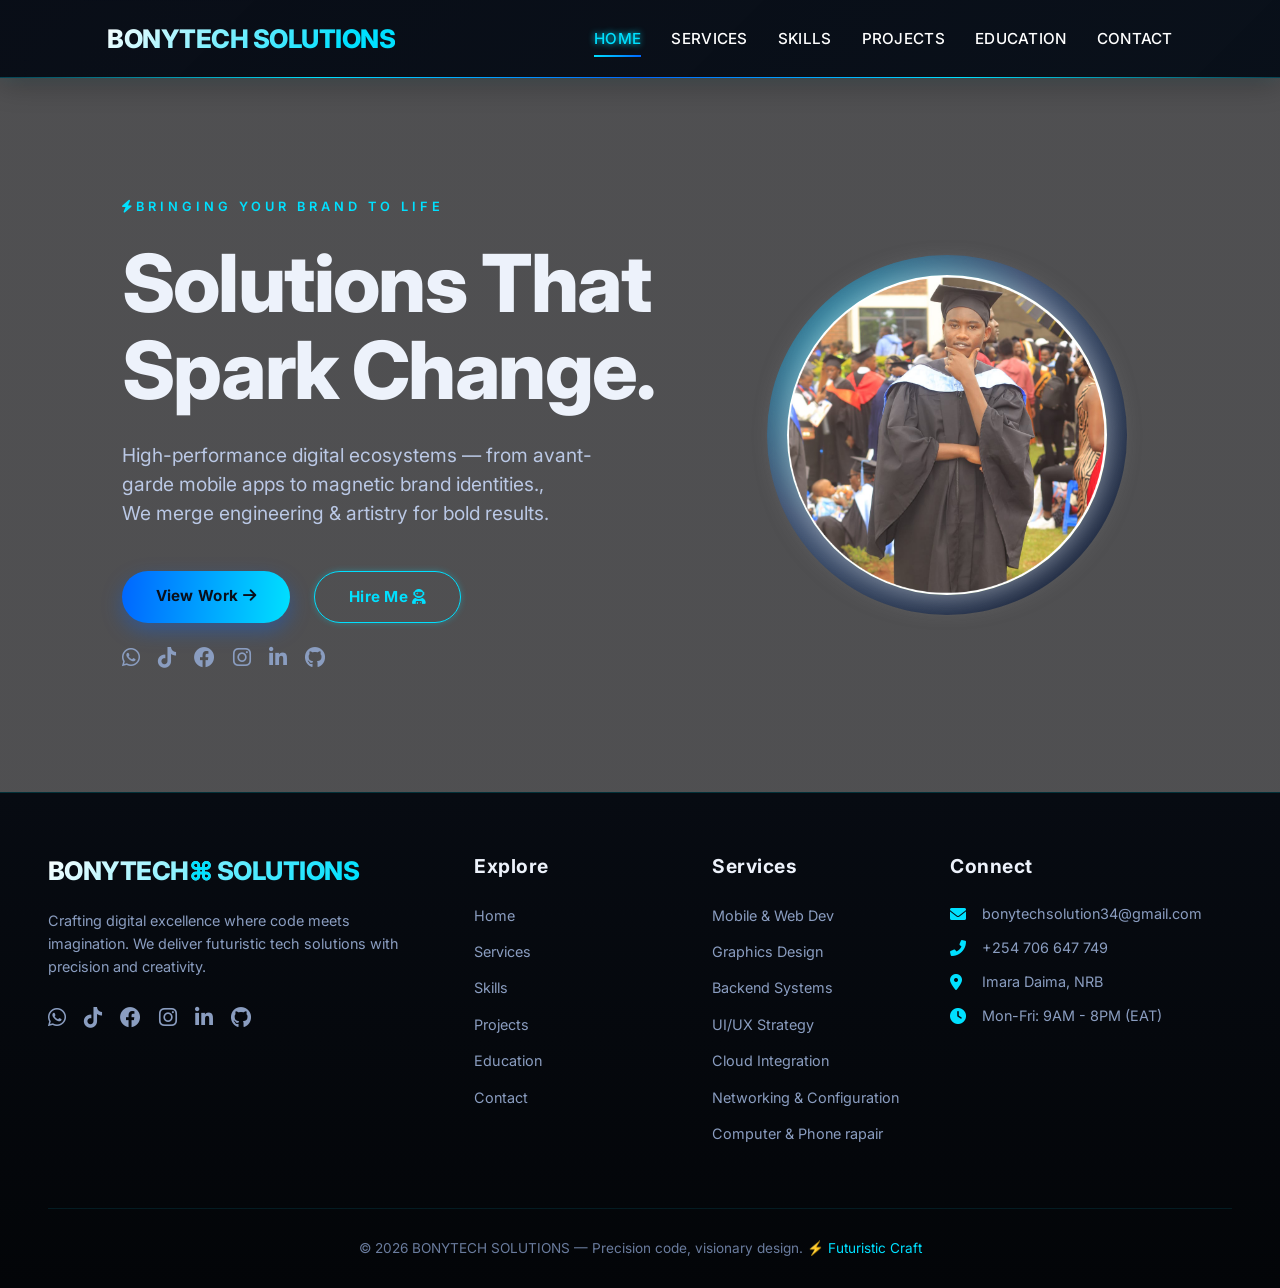
<file: index.html>
<!DOCTYPE html>
<html lang="en">
<head>
  <meta charset="UTF-8">
  <meta name="viewport" content="width=device-width, initial-scale=1.0, viewport-fit=cover">
  <title>BONYTECH SOLUTIONS | Home</title>
  <link href="https://fonts.googleapis.com/css2?family=Inter:opsz,wght@14..32,300;400;500;600;700;800;900&display=swap" rel="stylesheet">
  <link rel="stylesheet" href="https://cdnjs.cloudflare.com/ajax/libs/font-awesome/6.0.0-beta3/css/all.min.css">
  <link rel="stylesheet" href="assets/style.css">
  
</head>
<body>
<nav>
  <div class="container">
    <div class="logo">
      BONYTECH <span>SOLUTIONS</span>
    </div>
    
    <div class="nav-links">
     <a href="index.html" class="active">HOME</a>
      <a href="services.html">SERVICES</a>
      <a href="skills.html">SKILLS</a>
      <a href="projects.html">PROJECTS</a>
      <a href="education.html">EDUCATION</a>
      <a href="contact.html">CONTACT</a>
    </div>
  </div>
</nav>
   <main>   
  <section id="home">
      <div class="container">
        <div class="hero">
          <div class="hero-content">
            <div class="hero-badge"><i class="fas fa-bolt"></i>BRINGING YOUR BRAND TO LIFE</div>
            <h1>Solutions That<br>Spark Change<span class="glow-text">.</span></h1>
            <p>High-performance digital ecosystems — from avant-garde mobile apps to magnetic brand identities.,<BR> We merge engineering & artistry for bold results.</p>
            <div class="hero-buttons">
              <a href="projects.html" class="btn-primary">View Work <i class="fas fa-arrow-right"></i></a>
              <a href="contact.html" class="btn-outline">Hire Me <i class="fas fa-user-astronaut"></i></a>
            </div>
            <div style=" margin-top: 20px;">
                        <div class="footer-social">
            <a href="https://wa.me/254706647749"><i class="fab fa-whatsapp"></i></a>
       <a href="#"><i class="fab fa-tiktok"></i></a>

            <a href="#"><i class="fab fa-facebook"></i></a>
         
<a href="#"><i class="fab fa-instagram"></i></a>
            <a href="#"><i class="fab fa-linkedin-in"></i></a>
            <a href="#"><i class="fab fa-github"></i></a>
          </div>
            </div>
          </div>
          <div class="hero-visual">
            <div class="visual-stack">
              <!-- Glowing orb in background -->
              <div class="glowing-orb"></div>
              <!-- Your image appears ABOVE the orb -->
              <div class="image-overlay">
                <img class="hero-image" src="assets/final.png" alt="BONYTECH SOLUTIONS - Founder & Creative Technologist">
              </div>
            </div>
          </div>
        </div>
      </div>
    </section>
  </main>

  <!-- Enhanced Footer -->
  <footer>
    <div class="container">
      <div class="footer-grid">
        <div class="footer-brand">
          <div class="footer-logo">BONYTECH<span style="color:#00E0FF;">⌘</span> SOLUTIONS</div>
          <p>Crafting digital excellence where code meets imagination. We deliver futuristic tech solutions with precision and creativity.</p>
          <div class="footer-social">
            <a href="#"><i class="fab fa-whatsapp"></i></a>
       <a href="#"><i class="fab fa-tiktok"></i></a>

            <a href="#"><i class="fab fa-facebook"></i></a>
         
<a href="#"><i class="fab fa-instagram"></i></a>
            <a href="#"><i class="fab fa-linkedin-in"></i></a>
            <a href="#"><i class="fab fa-github"></i></a>
          </div>
        </div>
        <div class="footer-links">
          <h4>Explore</h4>
          <ul>
            <li><a href="index.html">Home</a></li>
            <li><a href="services.html">Services</a></li>
            <li><a href="skills.html">Skills</a></li>
            <li><a href="projects.html">Projects</a></li>
            <li><a href="education.html">Education</a></li>
            <li><a href="contact.html">Contact</a></li>
          </ul>
        </div>
        <div class="footer-links">
          <h4>Services</h4>
               <ul>
            <li><a href="services.html">Mobile & Web Dev</a></li>
            <li><a href="services.html">Graphics Design</a></li>
            <li><a href="services.html">Backend Systems</a></li>
            <li><a href="services.html">UI/UX Strategy</a></li>
            <li><a href="services.html">Cloud Integration</a></li>
            <li><a href="services.html">Networking & Configuration</a></li>
            <li><a href="services.html">Computer & Phone rapair</a></li>
          </ul>
        </div>
        <div class="footer-contact">
          <h4>Connect</h4>
          <ul>
            <li><i class="fas fa-envelope"></i> <a href="mailto:studio@bonytech.solutions">bonytechsolution34@gmail.com</a></li>
            <li><i class="fas fa-phone-alt"></i> <a href="tel:+18007645239">+254 706 647 749</a></li>
            <li><i class="fas fa-map-marker-alt"></i> Imara Daima, NRB</li>
            <li><i class="fas fa-clock"></i> Mon-Fri: 9AM - 8PM (EAT)</li>
          </ul>
        </div>
      </div>
      <div class="footer-bottom">
        <p>© 2026 BONYTECH SOLUTIONS — Precision code, visionary design. <span style="color:#00E0FF;">⚡ Futuristic Craft</span></p>
      </div>
    </div>
  </footer>

  <script src="assets/script.js"></script>
  <script>
    // Interactive effect: enhance glow when hovering over image
    const imageOverlay = document.querySelector('.image-overlay');
    const glowingOrb = document.querySelector('.glowing-orb');
    
    if (imageOverlay && glowingOrb) {
      imageOverlay.addEventListener('mouseenter', () => {
        glowingOrb.style.animation = 'none';
        glowingOrb.style.transform = 'scale(1.08)';
        glowingOrb.style.boxShadow = '0 0 130px rgba(0,224,255,0.9), 0 0 180px rgba(0,102,255,0.7)';
      });
      
      imageOverlay.addEventListener('mouseleave', () => {
        glowingOrb.style.animation = 'pulseGlow 4s infinite alternate ease-in-out';
        glowingOrb.style.transform = '';
        glowingOrb.style.boxShadow = '';
      });
    }
  </script>
</body>
</html>
</file>
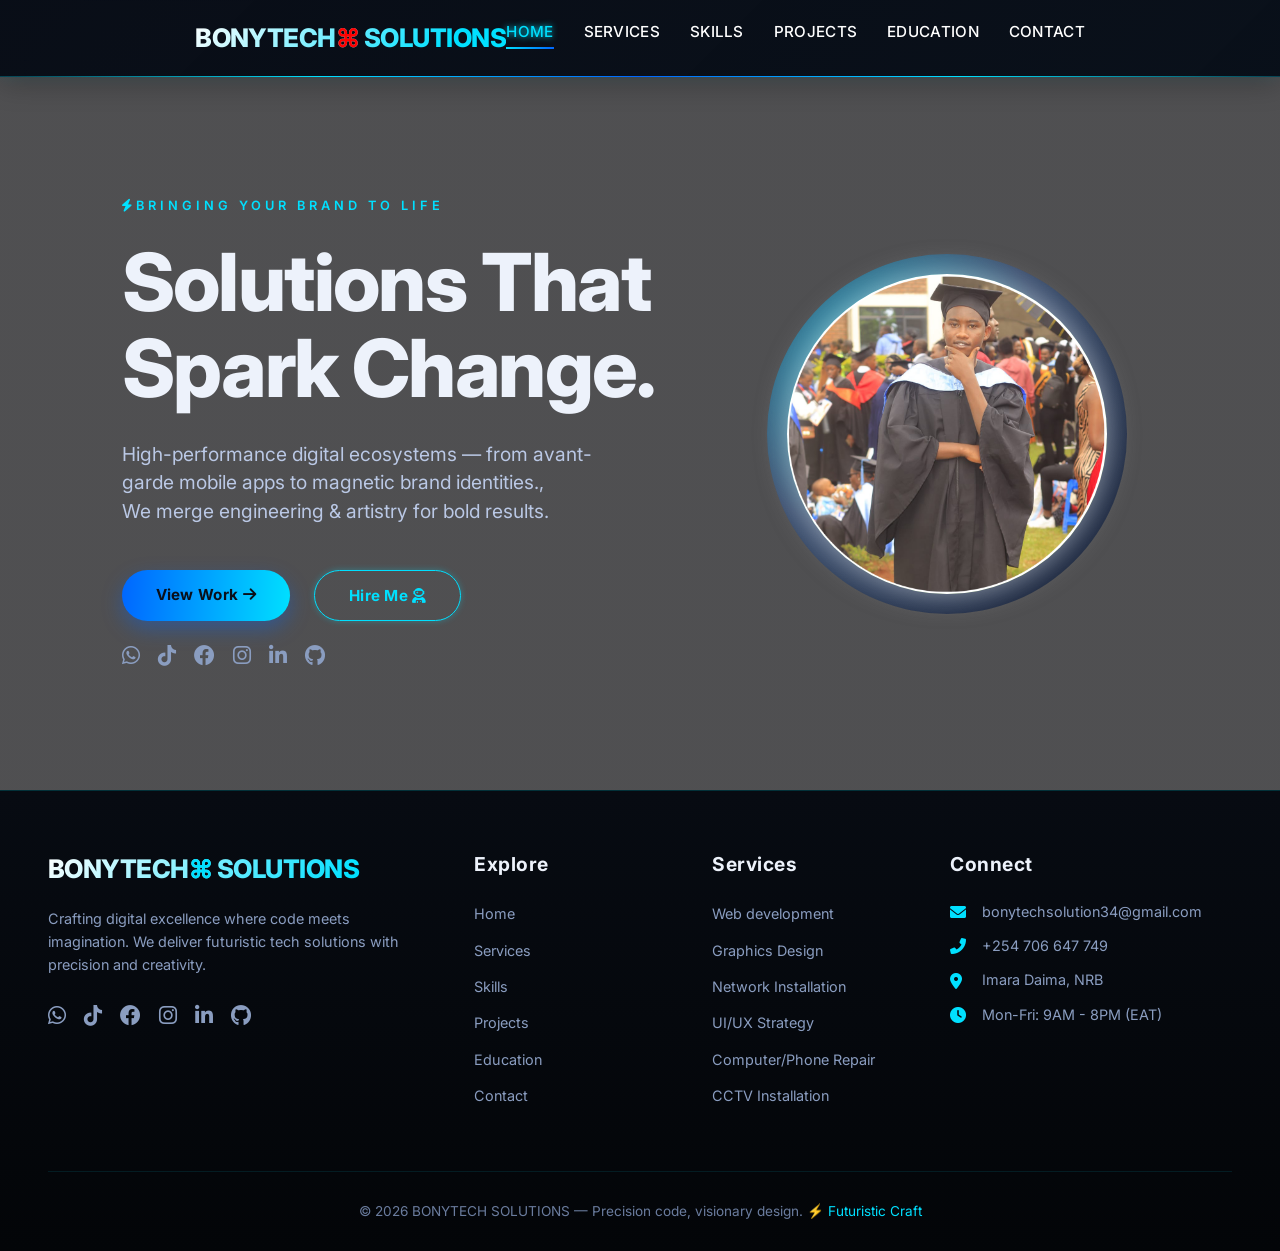
<file: Index.html>
<!DOCTYPE html>
<html lang="en">
<head>
  <meta charset="UTF-8">
  <meta name="viewport" content="width=device-width, initial-scale=1.0, viewport-fit=cover">
  <title>BONYTECH SOLUTIONS | Home</title>
  <link href="https://fonts.googleapis.com/css2?family=Inter:opsz,wght@14..32,300;400;500;600;700;800;900&display=swap" rel="stylesheet">
  <link rel="stylesheet" href="https://cdnjs.cloudflare.com/ajax/libs/font-awesome/6.0.0-beta3/css/all.min.css">
  <link rel="stylesheet" href="assets/style.css">
  
</head>
<body>
  <div class="container">
    <nav>
   
      <div class="logo"> 
        BONYTECH<span style="color:#ff0000;">⌘</span> SOLUTIONS</div>
      <ul class="nav-links">
        <li><a href="index.html" class="active">HOME</a></li>
        <li><a href="services.html">SERVICES</a></li>
        <li><a href="skills.html">SKILLS</a></li>
        <li><a href="projects.html">PROJECTS</a></li>
        <li><a href="education.html">EDUCATION</a></li>
        <li><a href="contact.html">CONTACT</a></li>
      </ul>
    </nav>
  </div>

  <main>
    <section id="home">
      <div class="container">
        <div class="hero">
          <div class="hero-content">
            <div class="hero-badge"><i class="fas fa-bolt"></i>BRINGING YOUR BRAND TO LIFE</div>
            <h1>Solutions That<br>Spark Change<span class="glow-text">.</span></h1>
            <p>High-performance digital ecosystems — from avant-garde mobile apps to magnetic brand identities.,<BR> We merge engineering & artistry for bold results.</p>
            <div class="hero-buttons">
              <a href="projects.html" class="btn-primary">View Work <i class="fas fa-arrow-right"></i></a>
              <a href="contact.html" class="btn-outline">Hire Me <i class="fas fa-user-astronaut"></i></a>
            </div>
            <div style=" margin-top: 20px;">
                        <div class="footer-social">
            <a href="#"><i class="fab fa-whatsapp"></i></a>
       <a href="#"><i class="fab fa-tiktok"></i></a>

            <a href="#"><i class="fab fa-facebook"></i></a>
         
<a href="#"><i class="fab fa-instagram"></i></a>
            <a href="#"><i class="fab fa-linkedin-in"></i></a>
            <a href="#"><i class="fab fa-github"></i></a>
          </div>
            </div>
          </div>
          <div class="hero-visual">
            <div class="visual-stack">
              <!-- Glowing orb in background -->
              <div class="glowing-orb"></div>
              <!-- Your image appears ABOVE the orb -->
              <div class="image-overlay">
                <img class="hero-image" src="assets/final.png" alt="BONYTECH SOLUTIONS - Founder & Creative Technologist">
              </div>
            </div>
          </div>
        </div>
      </div>
    </section>
  </main>

  <!-- Enhanced Footer -->
  <footer>
    <div class="container">
      <div class="footer-grid">
        <div class="footer-brand">
          <div class="footer-logo">BONYTECH<span style="color:#00E0FF;">⌘</span> SOLUTIONS</div>
          <p>Crafting digital excellence where code meets imagination. We deliver futuristic tech solutions with precision and creativity.</p>
          <div class="footer-social">
            <a href="#"><i class="fab fa-whatsapp"></i></a>
       <a href="#"><i class="fab fa-tiktok"></i></a>

            <a href="#"><i class="fab fa-facebook"></i></a>
         
<a href="#"><i class="fab fa-instagram"></i></a>
            <a href="#"><i class="fab fa-linkedin-in"></i></a>
            <a href="#"><i class="fab fa-github"></i></a>
          </div>
        </div>
        <div class="footer-links">
          <h4>Explore</h4>
          <ul>
            <li><a href="index.html">Home</a></li>
            <li><a href="services.html">Services</a></li>
            <li><a href="skills.html">Skills</a></li>
            <li><a href="projects.html">Projects</a></li>
            <li><a href="education.html">Education</a></li>
            <li><a href="contact.html">Contact</a></li>
          </ul>
        </div>
        <div class="footer-links">
          <h4>Services</h4>
          <ul>
            <li><a href="services.html">Web development</a></li>
            <li><a href="services.html">Graphics Design</a></li>
            <li><a href="services.html">Network Installation</a></li>
            <li><a href="services.html">UI/UX Strategy</a></li>
            <li><a href="services.html">Computer/Phone Repair</a></li>
                     <li><a href="services.html">CCTV Installation</a></li>
          </ul>
        </div>
        <div class="footer-contact">
          <h4>Connect</h4>
          <ul>
            <li><i class="fas fa-envelope"></i> <a href="mailto:studio@bonytech.solutions">bonytechsolution34@gmail.com</a></li>
            <li><i class="fas fa-phone-alt"></i> <a href="tel:+18007645239">+254 706 647 749</a></li>
            <li><i class="fas fa-map-marker-alt"></i> Imara Daima, NRB</li>
            <li><i class="fas fa-clock"></i> Mon-Fri: 9AM - 8PM (EAT)</li>
          </ul>
        </div>
      </div>
      <div class="footer-bottom">
        <p>© 2026 BONYTECH SOLUTIONS — Precision code, visionary design. <span style="color:#00E0FF;">⚡ Futuristic Craft</span></p>
      </div>
    </div>
  </footer>

  <script src="assets/script.js"></script>
  <script>
    // Interactive effect: enhance glow when hovering over image
    const imageOverlay = document.querySelector('.image-overlay');
    const glowingOrb = document.querySelector('.glowing-orb');
    
    if (imageOverlay && glowingOrb) {
      imageOverlay.addEventListener('mouseenter', () => {
        glowingOrb.style.animation = 'none';
        glowingOrb.style.transform = 'scale(1.08)';
        glowingOrb.style.boxShadow = '0 0 130px rgba(0,224,255,0.9), 0 0 180px rgba(0,102,255,0.7)';
      });
      
      imageOverlay.addEventListener('mouseleave', () => {
        glowingOrb.style.animation = 'pulseGlow 4s infinite alternate ease-in-out';
        glowingOrb.style.transform = '';
        glowingOrb.style.boxShadow = '';
      });
    }
  </script>
</body>
</html>
</file>
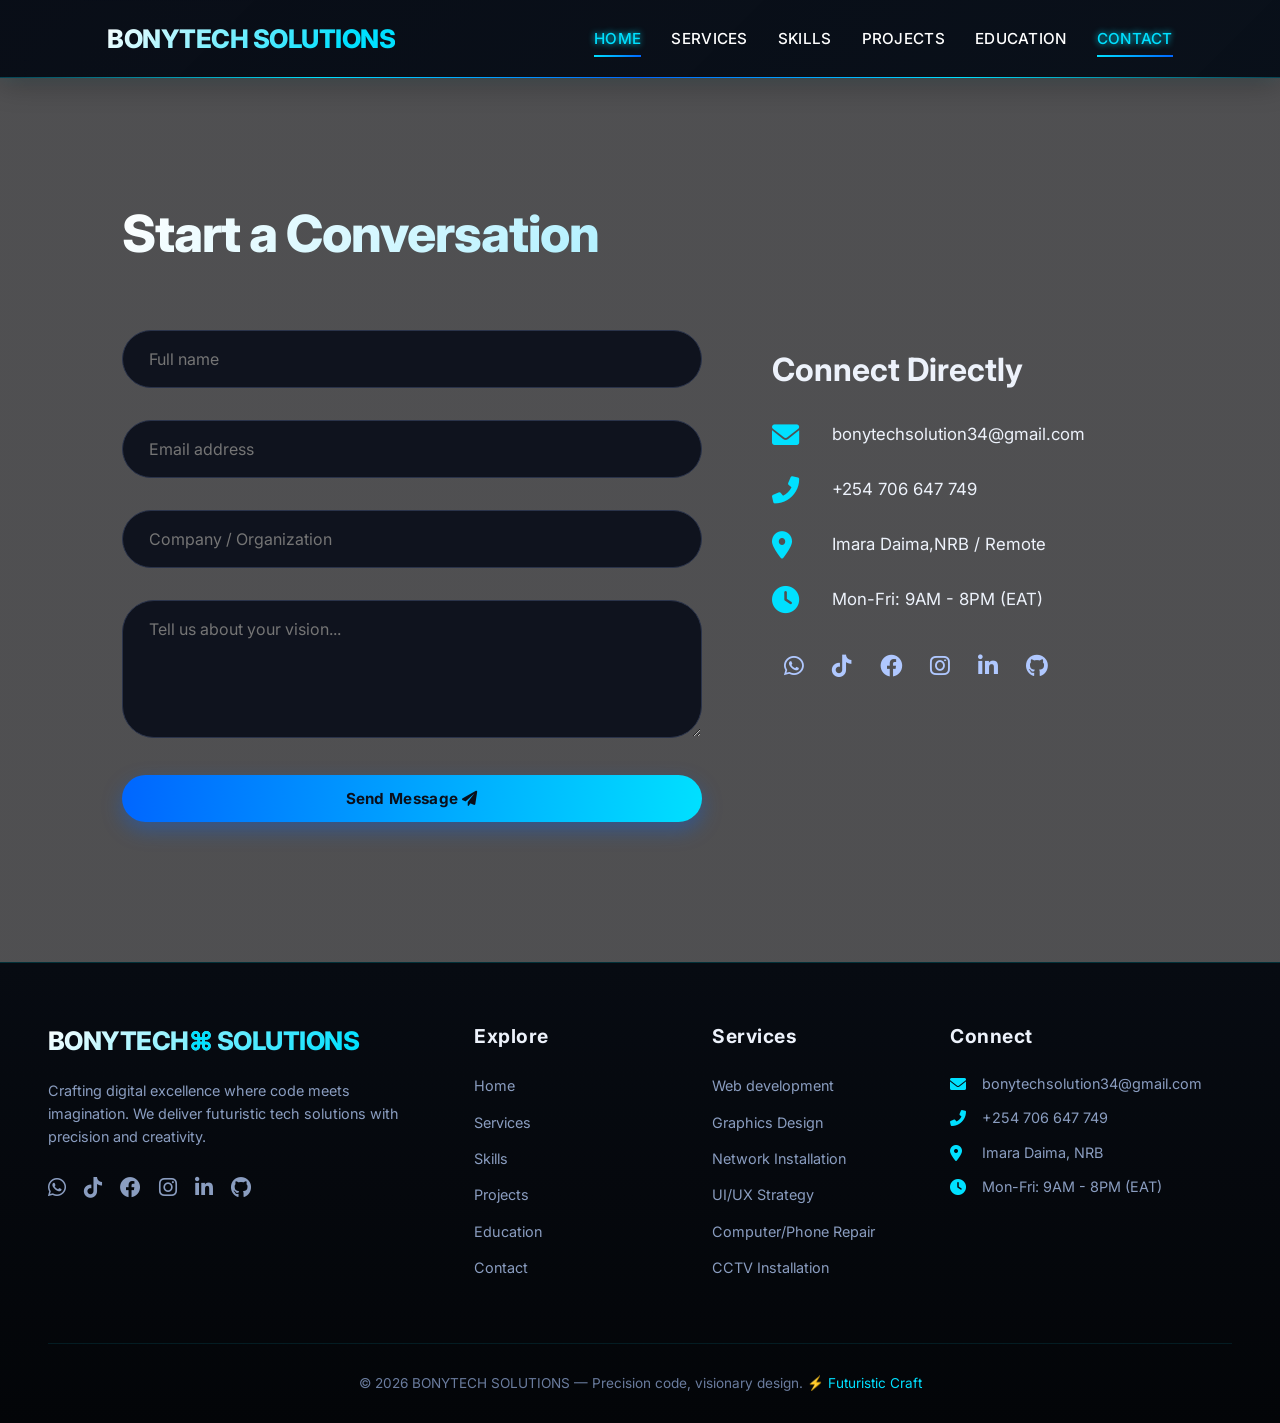
<file: contact.html>
<!-- contact.html - Contact page with enhanced footer -->
<!DOCTYPE html>
<html lang="en">
<head>
  <meta charset="UTF-8">
  <meta name="viewport" content="width=device-width, initial-scale=1.0">
  <title>BONYTECH SOLUTIONS | Contact</title>
  <link href="https://fonts.googleapis.com/css2?family=Inter:opsz,wght@14..32,300;400;500;600;700;800;900&display=swap" rel="stylesheet">
  <link rel="stylesheet" href="https://cdnjs.cloudflare.com/ajax/libs/font-awesome/6.0.0-beta3/css/all.min.css">
  <link rel="stylesheet" href="assets/style.css">
</head>
<body>
<nav>
  <div class="container">
    <div class="logo">
      BONYTECH <span>SOLUTIONS</span>
    </div>
    
    <div class="nav-links">
   <a href="index.html" class="active">HOME</a>
      <a href="services.html">SERVICES</a>
      <a href="skills.html">SKILLS</a>
      <a href="projects.html">PROJECTS</a>
      <a href="education.html">EDUCATION</a>
      <a href="contact.html">CONTACT</a>
    </div>
  </div>
</nav>

  <main>
    <section id="contact-page">
      <div class="container">
        <h2 class="section-title">Start a Conversation</h2>
        <div class="contact-flex">
          <div class="contact-form">
            <form id="contactForm">
              <div class="input-group"><input type="text" placeholder="Full name" id="name" required></div>
              <div class="input-group"><input type="email" placeholder="Email address" id="email" required></div>
              <div class="input-group"><input type="text" placeholder="Company / Organization" id="company"></div>
              <div class="input-group"><textarea rows="5" placeholder="Tell us about your vision..." id="message" required></textarea></div>
              <button type="submit" class="btn-primary" style="border:none; width:100%;">Send Message <i class="fas fa-paper-plane"></i></button>
              <p id="formFeedback" style="margin-top: 20px; font-size:0.85rem;"></p>
            </form>
          </div>
          <div class="contact-info">
            <h3>Connect Directly</h3>
            <div class="contact-detail"><i class="fas fa-envelope"></i> <span>bonytechsolution34@gmail.com</span></div>
            <div class="contact-detail"><i class="fas fa-phone-alt"></i> <span>+254 706 647 749</span></div>
            <div class="contact-detail"><i class="fas fa-map-marker-alt"></i> <span>Imara Daima,NRB / Remote</span></div>
            <div class="contact-detail"><i class="fas fa-clock"></i> <span>Mon-Fri: 9AM - 8PM (EAT)</span></div>
            
            <div class="social-links" style="margin-top: 36px;">
                 <a href="#"><i class="fab fa-whatsapp"></i></a>
       <a href="#"><i class="fab fa-tiktok"></i></a>

            <a href="#"><i class="fab fa-facebook"></i></a>
         
<a href="#"><i class="fab fa-instagram"></i></a>
            <a href="#"><i class="fab fa-linkedin-in"></i></a>
            <a href="#"><i class="fab fa-github"></i></a>
            </div>
          </div>
        </div>
      </div>
    </section>
  </main>

  <!-- Enhanced Footer -->
  <footer>
    <div class="container">
      <div class="footer-grid">
        <div class="footer-brand">
          <div class="footer-logo">BONYTECH<span style="color:#00E0FF;">⌘</span> SOLUTIONS</div>
          <p>Crafting digital excellence where code meets imagination. We deliver futuristic tech solutions with precision and creativity.</p>
          <div class="footer-social">
                <a href="#"><i class="fab fa-whatsapp"></i></a>
       <a href="#"><i class="fab fa-tiktok"></i></a>

            <a href="#"><i class="fab fa-facebook"></i></a>
         
<a href="#"><i class="fab fa-instagram"></i></a>
            <a href="#"><i class="fab fa-linkedin-in"></i></a>
            <a href="#"><i class="fab fa-github"></i></a>
          </div>
        </div>
        <div class="footer-links">
          <h4>Explore</h4>
          <ul>
            <li><a href="index.html">Home</a></li>
            <li><a href="services.html">Services</a></li>
            <li><a href="skills.html">Skills</a></li>
            <li><a href="projects.html">Projects</a></li>
            <li><a href="education.html">Education</a></li>
            <li><a href="contact.html">Contact</a></li>
          </ul>
        </div>
        <div class="footer-links">
          <h4>Services</h4>
          <ul>
       <li><a href="services.html">Web development</a></li>
            <li><a href="services.html">Graphics Design</a></li>
            <li><a href="services.html">Network Installation</a></li>
            <li><a href="services.html">UI/UX Strategy</a></li>
            <li><a href="services.html">Computer/Phone Repair</a></li>
                     <li><a href="services.html">CCTV Installation</a></li>
          </ul>
        </div>
        <div class="footer-contact">
          <h4>Connect</h4>
          <ul>
                      <ul>
            <li><i class="fas fa-envelope"></i> <a href="mailto:studio@bonytech.solutions">bonytechsolution34@gmail.com</a></li>
            <li><i class="fas fa-phone-alt"></i> <a href="tel:+18007645239">+254 706 647 749</a></li>
            <li><i class="fas fa-map-marker-alt"></i> Imara Daima, NRB</li>
            <li><i class="fas fa-clock"></i> Mon-Fri: 9AM - 8PM (EAT)</li>
          </ul>
          </ul>
        </div>
      </div>
      <div class="footer-bottom">
        <p>© 2026 BONYTECH SOLUTIONS — Precision code, visionary design. <span style="color:#00E0FF;">⚡ Futuristic Craft</span></p>
      </div>
    </div>
  </footer>

  <script src="assets/script.js"></script>
</body>
</html>
</file>
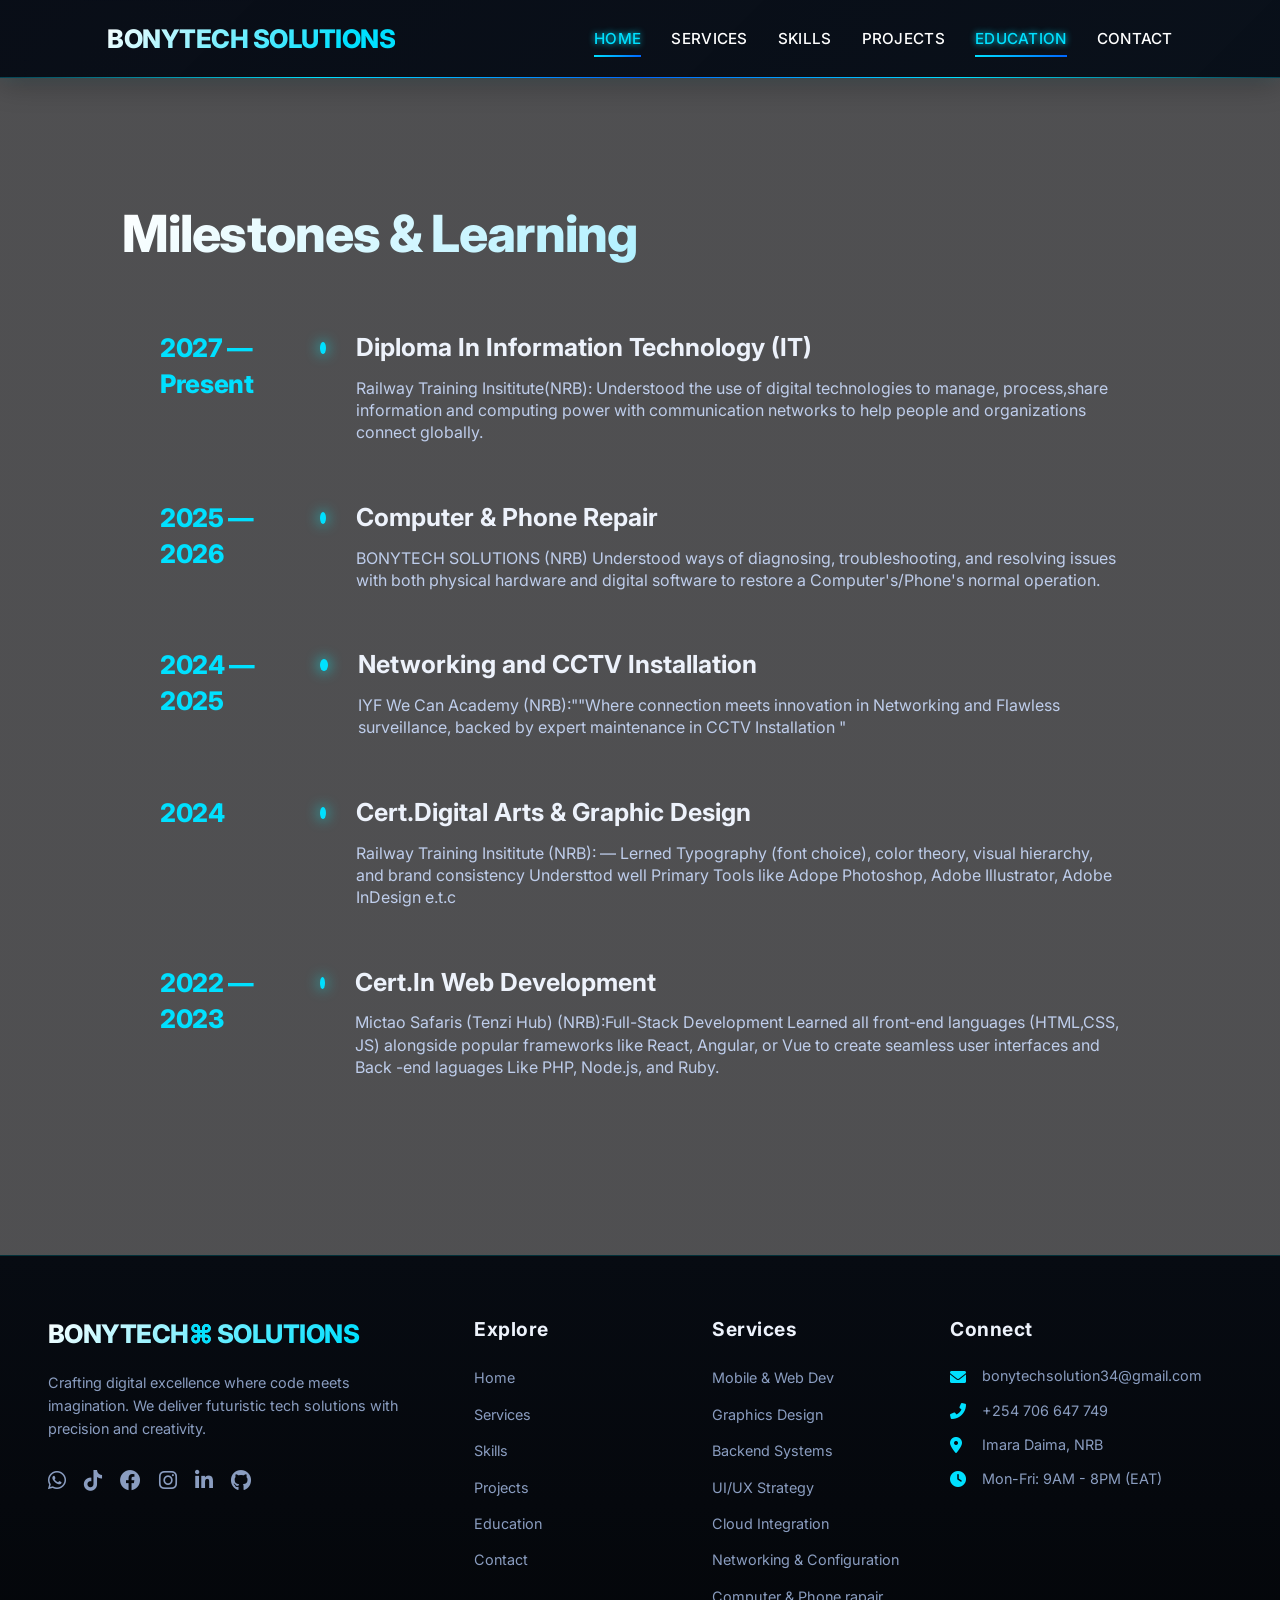
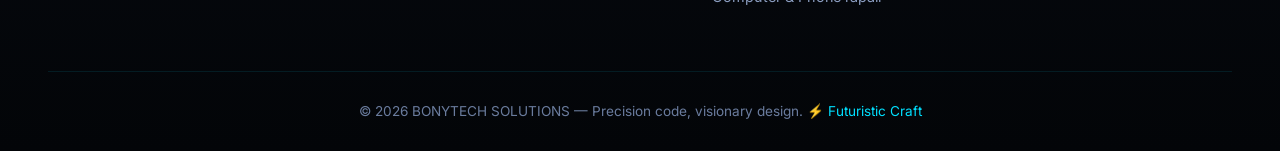
<file: education.html>
<!-- education.html - Education timeline page with enhanced footer -->
<!DOCTYPE html>
<html lang="en">
<head>
  <meta charset="UTF-8">
  <meta name="viewport" content="width=device-width, initial-scale=1.0">
  <title>BONYTECH SOLUTIONS | Education</title>
  <link href="https://fonts.googleapis.com/css2?family=Inter:opsz,wght@14..32,300;400;500;600;700;800;900&display=swap" rel="stylesheet">
  <link rel="stylesheet" href="https://cdnjs.cloudflare.com/ajax/libs/font-awesome/6.0.0-beta3/css/all.min.css">
  <link rel="stylesheet" href="assets/style.css">
</head>
<body>
<nav>
  <div class="container">
    <div class="logo">
      BONYTECH <span>SOLUTIONS</span>
    </div>
    
    <div class="nav-links">
     <a href="index.html" class="active">HOME</a>
      <a href="services.html">SERVICES</a>
      <a href="skills.html">SKILLS</a>
      <a href="projects.html">PROJECTS</a>
      <a href="education.html">EDUCATION</a>
      <a href="contact.html">CONTACT</a>
    </div>
  </div>
</nav>

  <main>
    <section id="education-page">
      <div class="container">
        <h2 class="section-title">Milestones & Learning</h2>
        <div class="timeline">
          <div class="timeline-item">
            <div class="timeline-year">2027 — Present</div>
            <div class="timeline-dot"></div>
               <div class="timeline-content">
              <h4>Diploma In Information Technology (IT)</h4>
              <p> Railway Training Insititute(NRB): Understood the use of digital technologies to manage, process,share information 
         and  computing power with communication networks to help people and organizations connect globally.</p>
            </div>
         </div>
          <div class="timeline-item">
            <div class="timeline-year">2025 — 2026</div>
            <div class="timeline-dot"></div>
           <div class="timeline-content">
              <h4> Computer & Phone Repair </h4>
              <p>BONYTECH SOLUTIONS (NRB) Understood ways of diagnosing, troubleshooting, and resolving issues with both physical 
                hardware and digital software to restore a Computer's/Phone's normal operation. </p>
            </div>
          </div>
          <div class="timeline-item">
            <div class="timeline-year">2024 — 2025</div>
            <div class="timeline-dot"></div>
            <div class="timeline-content">
              <h4>Networking and CCTV Installation</h4>
              <p> IYF We Can Academy (NRB):""Where connection meets innovation in Networking and Flawless surveillance, 
                backed by expert maintenance in CCTV Installation "</p>
            </div>
            
          </div>
              <div class="timeline-item">
            <div class="timeline-year">2024</div>
            <div class="timeline-dot"></div>
            <div class="timeline-content">
              <h4> Cert.Digital Arts & Graphic Design</h4>
              <p>Railway Training Insititute (NRB): — Lerned Typography (font choice), color theory, visual hierarchy, and brand consistency 
              Understtod well Primary Tools like Adope Photoshop, Adobe Illustrator, Adobe InDesign e.t.c</p>
            </div>
              </div>
          <div class="timeline-item">
            <div class="timeline-year">2022 — 2023</div>
            <div class="timeline-dot"></div>
            <div class="timeline-content">
              <h4>Cert.In Web Development</h4>
              <p> Mictao Safaris (Tenzi Hub) (NRB):Full-Stack Development Learned all front-end languages (HTML,CSS, JS) alongside popular
                frameworks like React, Angular, or Vue to create seamless user interfaces  and Back -end laguages Like PHP, Node.js, and Ruby.</p>
            </div>
          </div>
         </div>
      </div>
    </section>
  </main>


  <footer>
    <div class="container">
      <div class="footer-grid">
        <div class="footer-brand">
          <div class="footer-logo">BONYTECH<span style="color:#00E0FF;">⌘</span> SOLUTIONS</div>
          <p>Crafting digital excellence where code meets imagination. We deliver futuristic tech solutions with precision and creativity.</p>
          <div class="footer-social">
             <a href="#"><i class="fab fa-whatsapp"></i></a>
       <a href="#"><i class="fab fa-tiktok"></i></a>

            <a href="#"><i class="fab fa-facebook"></i></a>
         
<a href="#"><i class="fab fa-instagram"></i></a>
            <a href="#"><i class="fab fa-linkedin-in"></i></a>
            <a href="#"><i class="fab fa-github"></i></a>
          </div>
        </div>
        <div class="footer-links">
          <h4>Explore</h4>
          <ul>
            <li><a href="index.html">Home</a></li>
            <li><a href="services.html">Services</a></li>
            <li><a href="skills.html">Skills</a></li>
            <li><a href="projects.html">Projects</a></li>
            <li><a href="education.html">Education</a></li>
            <li><a href="contact.html">Contact</a></li>
          </ul>
        </div>
        <div class="footer-links">
          <h4>Services</h4>
            <ul>
            <li><a href="services.html">Mobile & Web Dev</a></li>
            <li><a href="services.html">Graphics Design</a></li>
            <li><a href="services.html">Backend Systems</a></li>
            <li><a href="services.html">UI/UX Strategy</a></li>
            <li><a href="services.html">Cloud Integration</a></li>
            <li><a href="services.html">Networking & Configuration</a></li>
            <li><a href="services.html">Computer & Phone rapair</a></li>
          </ul>
        </div>
        <div class="footer-contact">
          <h4>Connect</h4>
            <ul>
            <li><i class="fas fa-envelope"></i> <a href="mailto:studio@bonytech.solutions">bonytechsolution34@gmail.com</a></li>
            <li><i class="fas fa-phone-alt"></i> <a href="tel:+18007645239">+254 706 647 749</a></li>
            <li><i class="fas fa-map-marker-alt"></i> Imara Daima, NRB</li>
            <li><i class="fas fa-clock"></i> Mon-Fri: 9AM - 8PM (EAT)</li>
          </ul>
        </div>
      </div>
      <div class="footer-bottom">
        <p>© 2026 BONYTECH SOLUTIONS — Precision code, visionary design. <span style="color:#00E0FF;">⚡ Futuristic Craft</span></p>
      </div>
    </div>
  </footer>

  <script src="assets/script.js"></script>
</body>
</html>
</file>
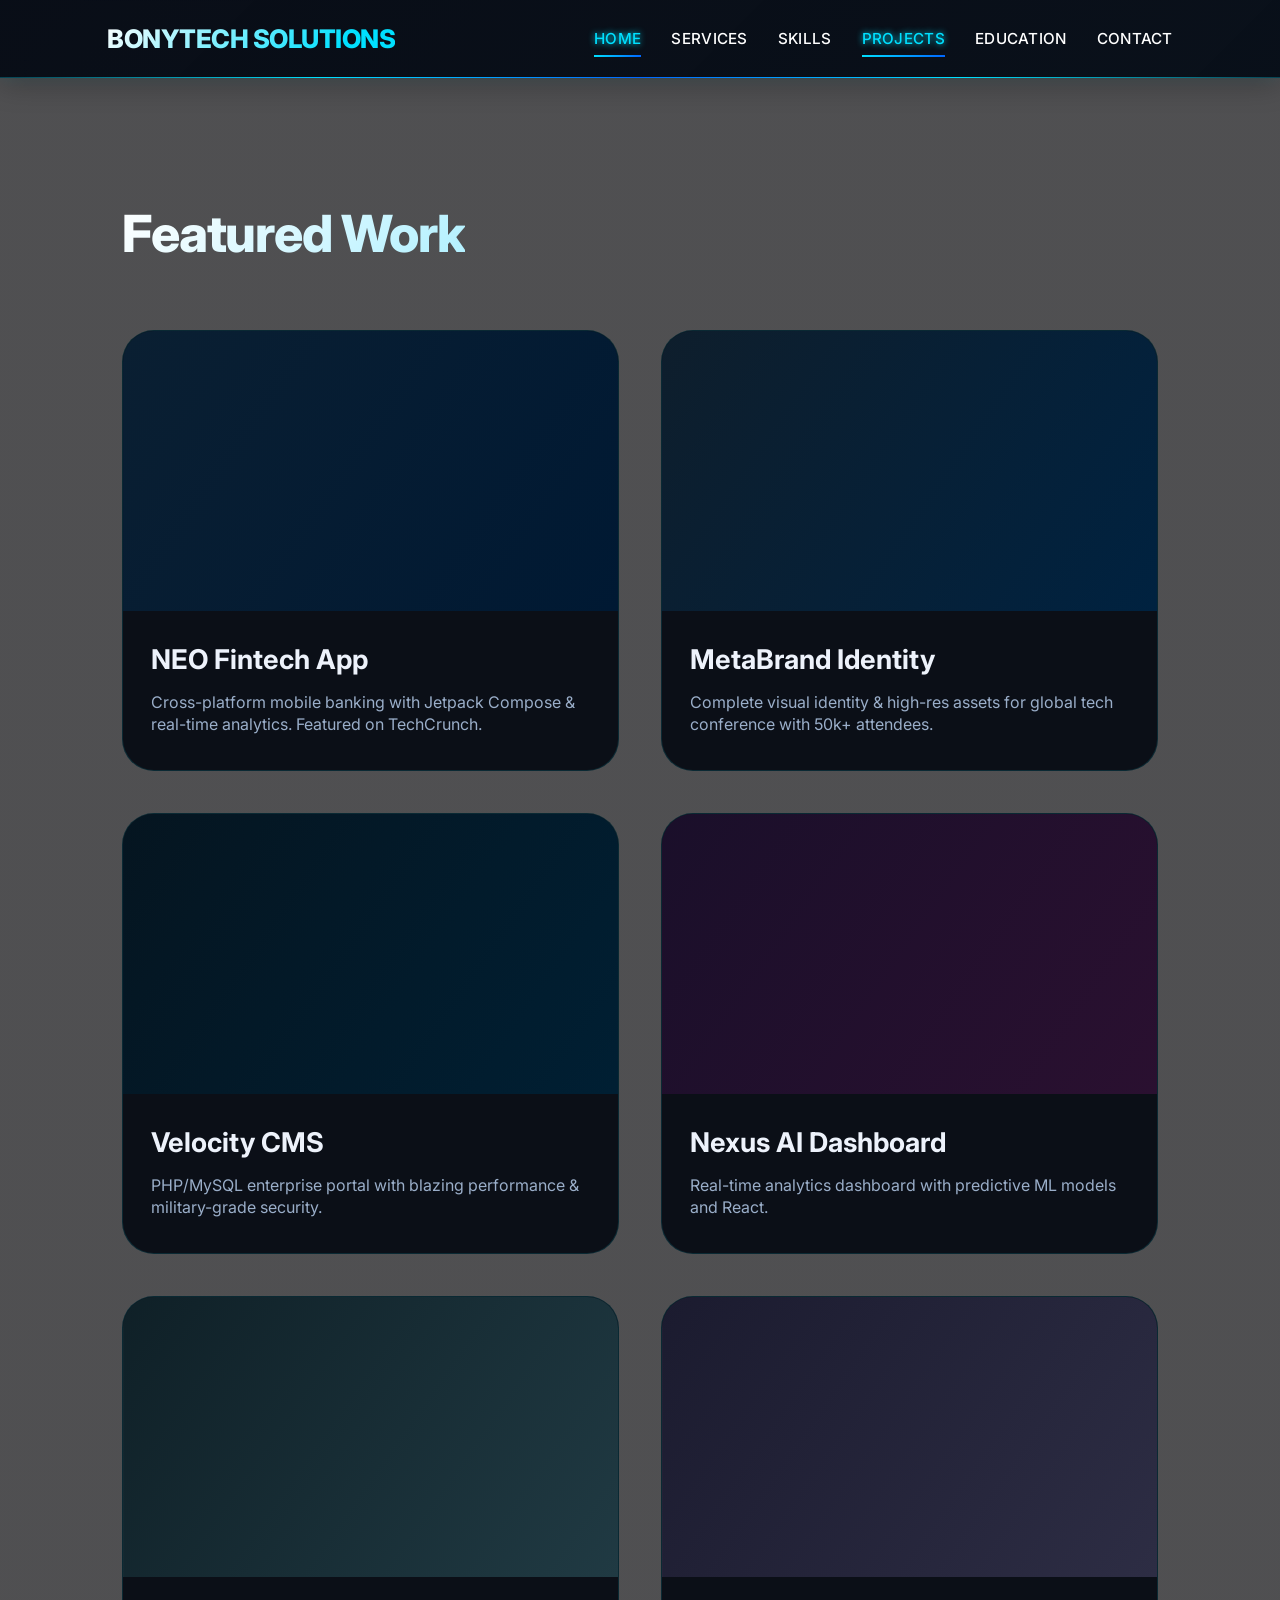
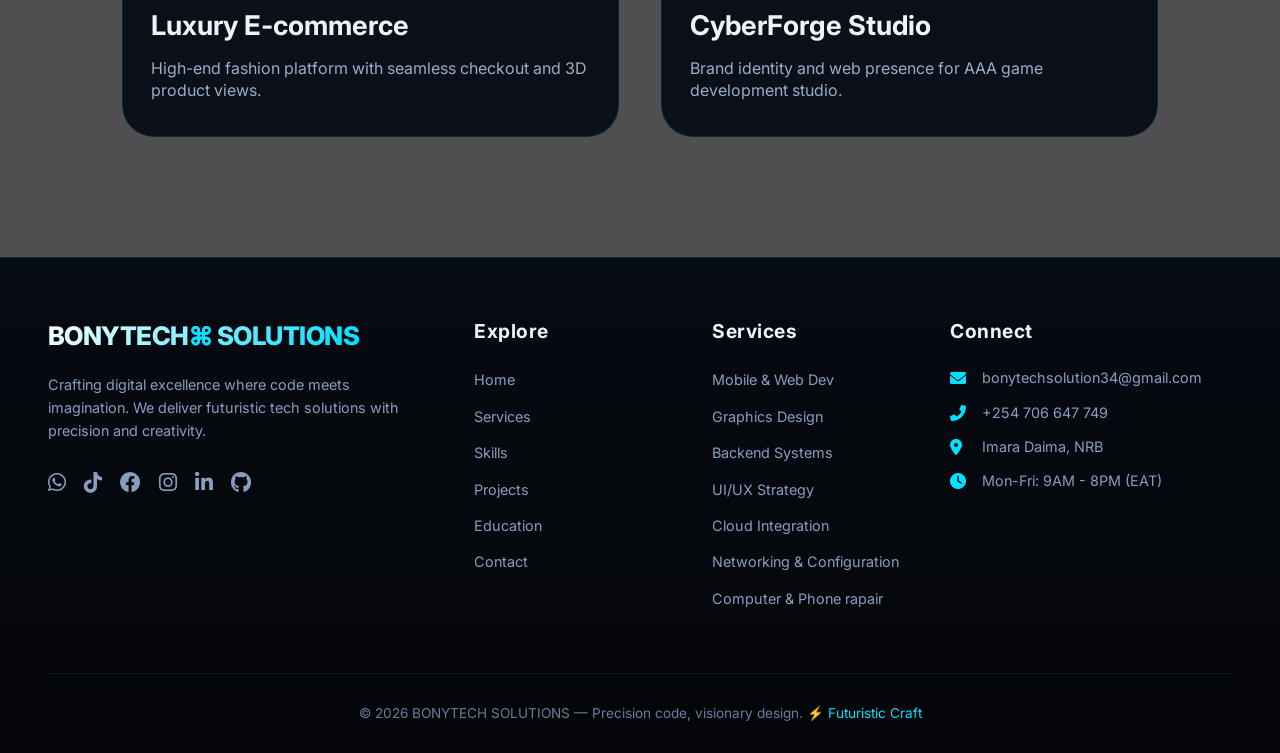
<file: projects.html>
<!-- projects.html - Projects gallery page with enhanced footer -->
<!DOCTYPE html>
<html lang="en">
<head>
  <meta charset="UTF-8">
  <meta name="viewport" content="width=device-width, initial-scale=1.0">
  <title>BONYTECH SOLUTIONS | Projects</title>
  <link href="https://fonts.googleapis.com/css2?family=Inter:opsz,wght@14..32,300;400;500;600;700;800;900&display=swap" rel="stylesheet">
  <link rel="stylesheet" href="https://cdnjs.cloudflare.com/ajax/libs/font-awesome/6.0.0-beta3/css/all.min.css">
  <link rel="stylesheet" href="assets/style.css">
</head>
<body>
<nav>
  <div class="container">
    <div class="logo">
      BONYTECH <span>SOLUTIONS</span>
    </div>
    
    <div class="nav-links">
 <a href="index.html" class="active">HOME</a>
      <a href="services.html">SERVICES</a>
      <a href="skills.html">SKILLS</a>
      <a href="projects.html">PROJECTS</a>
      <a href="education.html">EDUCATION</a>
      <a href="contact.html">CONTACT</a>
    </div>
  </div>
</nav>

  <main>
    <section id="projects-page">
      <div class="container">
        <h2 class="section-title">Featured Work</h2>
        <div class="projects-grid">
          <div class="project-card">
            <div class="project-img" style="background-image: linear-gradient(125deg, #0A1F32, #001933), url('https://placehold.co/800x500/0a1f32/00E0FF?text=NEO+FINTECH'); background-blend-mode: overlay; background-size: cover;"></div>
            <div class="project-info">
              <h3>NEO Fintech App</h3>
              <p>Cross-platform mobile banking with Jetpack Compose & real-time analytics. Featured on TechCrunch.</p>
            </div>
          </div>
          <div class="project-card">
            <div class="project-img" style="background-image: linear-gradient(125deg, #0E1E2C, #002240), url('https://placehold.co/800x500/0E1E2C/cyan?text=META+BRAND'); background-size: cover;"></div>
            <div class="project-info">
              <h3>MetaBrand Identity</h3>
              <p>Complete visual identity & high-res assets for global tech conference with 50k+ attendees.</p>
            </div>
          </div>
          <div class="project-card">
            <div class="project-img" style="background-image: linear-gradient(125deg, #051520, #001F33), url('https://placehold.co/800x500/051520/cyan?text=VELOCITY+CMS'); background-size: cover;"></div>
            <div class="project-info">
              <h3>Velocity CMS</h3>
              <p>PHP/MySQL enterprise portal with blazing performance & military-grade security.</p>
            </div>
          </div>
          <div class="project-card">
            <div class="project-img" style="background-image: linear-gradient(125deg, #1A0F2A, #2A1030), url('https://placehold.co/800x500/1A0F2A/cyan?text=AI+DASHBOARD'); background-size: cover;"></div>
            <div class="project-info">
              <h3>Nexus AI Dashboard</h3>
              <p>Real-time analytics dashboard with predictive ML models and React.</p>
            </div>
          </div>
          <div class="project-card">
            <div class="project-img" style="background-image: linear-gradient(125deg, #0F2027, #203A43), url('https://placehold.co/800x500/0F2027/cyan?text=ECOMMERCE'); background-size: cover;"></div>
            <div class="project-info">
              <h3>Luxury E‑commerce</h3>
              <p>High-end fashion platform with seamless checkout and 3D product views.</p>
            </div>
          </div>
          <div class="project-card">
            <div class="project-img" style="background-image: linear-gradient(125deg, #1B1B2F, #2D2D44), url('https://placehold.co/800x500/1B1B2F/cyan?text=GAMING'); background-size: cover;"></div>
            <div class="project-info">
              <h3>CyberForge Studio</h3>
              <p>Brand identity and web presence for AAA game development studio.</p>
            </div>
          </div>
        </div>
      </div>
    </section>
  </main>

  <!-- Enhanced Footer -->
  <footer>
    <div class="container">
      <div class="footer-grid">
        <div class="footer-brand">
          <div class="footer-logo">BONYTECH<span style="color:#00E0FF;">⌘</span> SOLUTIONS</div>
          <p>Crafting digital excellence where code meets imagination. We deliver futuristic tech solutions with precision and creativity.</p>
          <div class="footer-social">
       <a href="#"><i class="fab fa-whatsapp"></i></a>
       <a href="#"><i class="fab fa-tiktok"></i></a>

            <a href="#"><i class="fab fa-facebook"></i></a>
         
<a href="#"><i class="fab fa-instagram"></i></a>
            <a href="#"><i class="fab fa-linkedin-in"></i></a>
            <a href="#"><i class="fab fa-github"></i></a>
          </div>
        </div>
        <div class="footer-links">
          <h4>Explore</h4>
          <ul>
            <li><a href="index.html">Home</a></li>
            <li><a href="services.html">Services</a></li>
            <li><a href="skills.html">Skills</a></li>
            <li><a href="projects.html">Projects</a></li>
            <li><a href="education.html">Education</a></li>
            <li><a href="contact.html">Contact</a></li>
          </ul>
        </div>
        <div class="footer-links">
          <h4>Services</h4>
                  <ul>
            <li><a href="services.html">Mobile & Web Dev</a></li>
            <li><a href="services.html">Graphics Design</a></li>
            <li><a href="services.html">Backend Systems</a></li>
            <li><a href="services.html">UI/UX Strategy</a></li>
            <li><a href="services.html">Cloud Integration</a></li>
            <li><a href="services.html">Networking & Configuration</a></li>
            <li><a href="services.html">Computer & Phone rapair</a></li>
          </ul>
        </div>
        <div class="footer-contact">
          <h4>Connect</h4>
           <ul>
            <li><i class="fas fa-envelope"></i> <a href="mailto:studio@bonytech.solutions">bonytechsolution34@gmail.com</a></li>
            <li><i class="fas fa-phone-alt"></i> <a href="tel:+18007645239">+254 706 647 749</a></li>
            <li><i class="fas fa-map-marker-alt"></i> Imara Daima, NRB</li>
            <li><i class="fas fa-clock"></i> Mon-Fri: 9AM - 8PM (EAT)</li>
          </ul>
        </div>
      </div>
      <div class="footer-bottom">
        <p>© 2026 BONYTECH SOLUTIONS — Precision code, visionary design. <span style="color:#00E0FF;">⚡ Futuristic Craft</span></p>
      </div>
    </div>
  </footer>

  <script src="assets/script.js"></script>
</body>
</html>
</file>
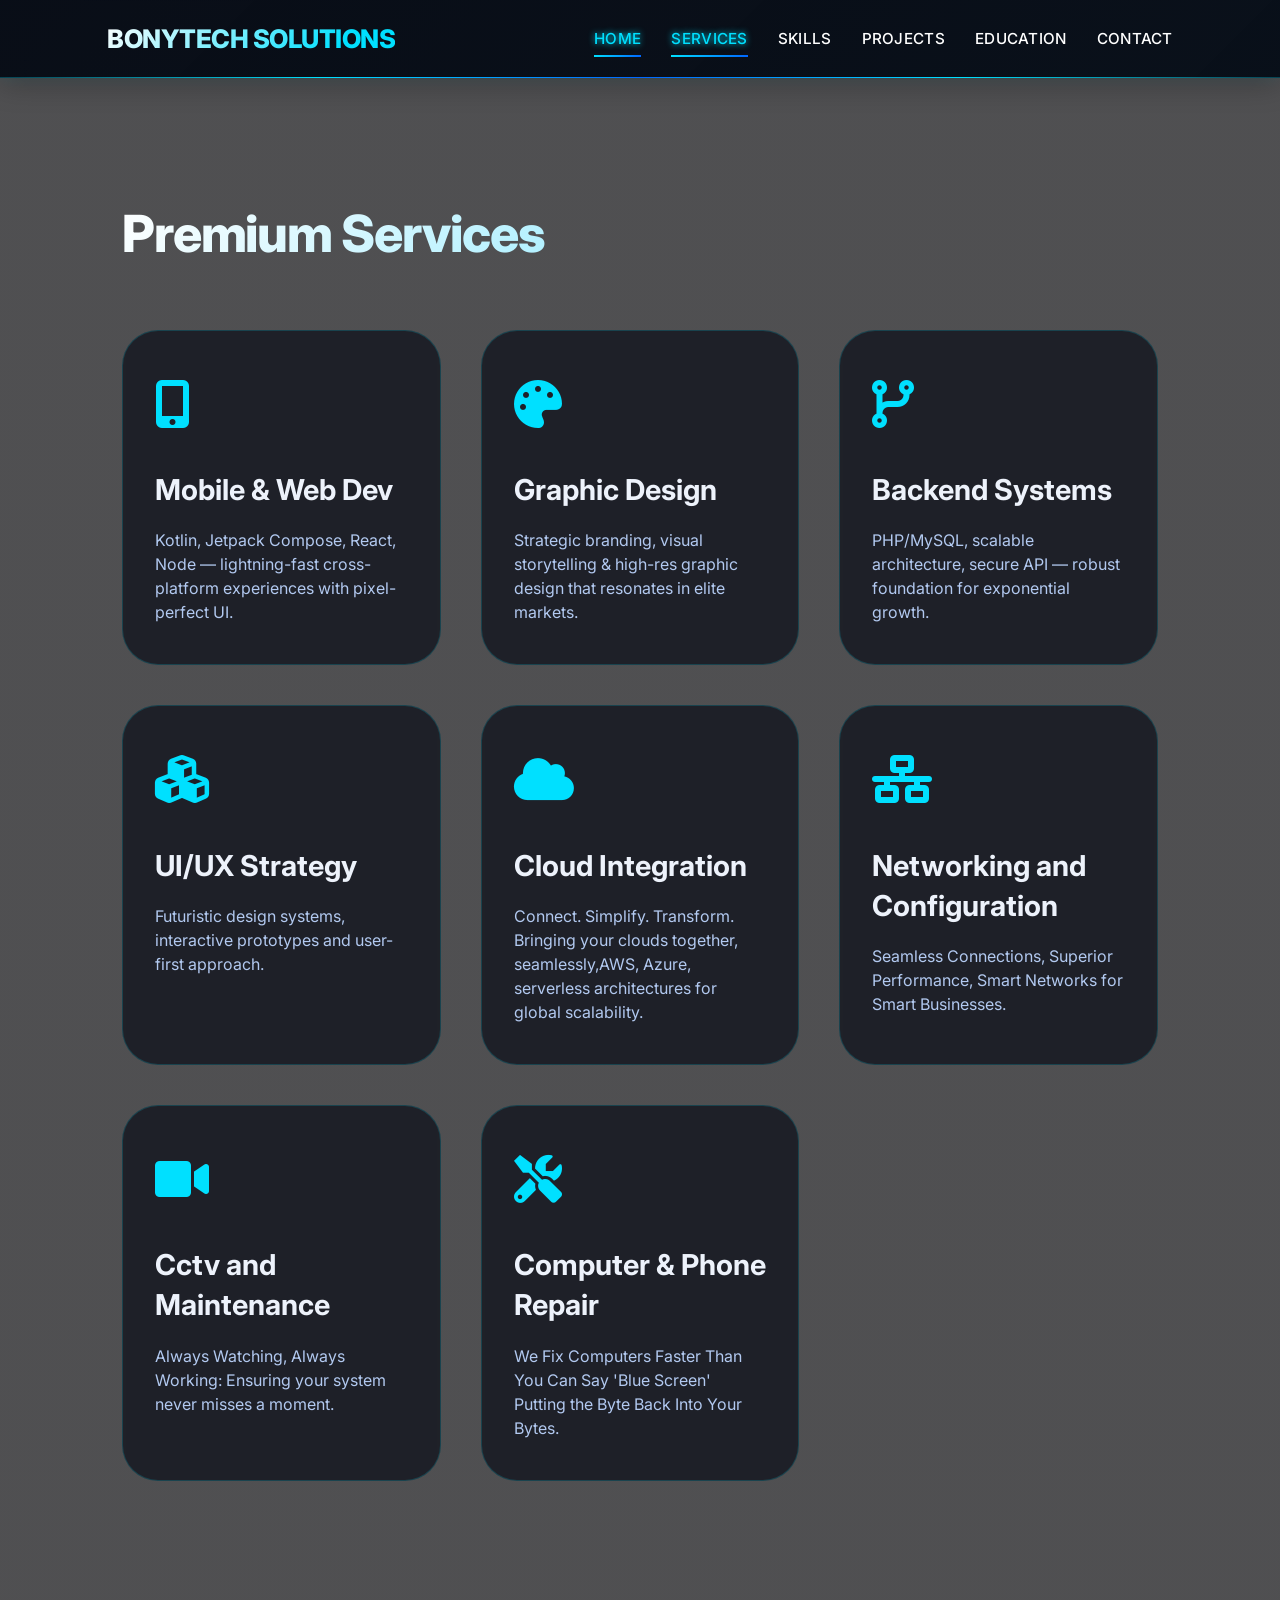
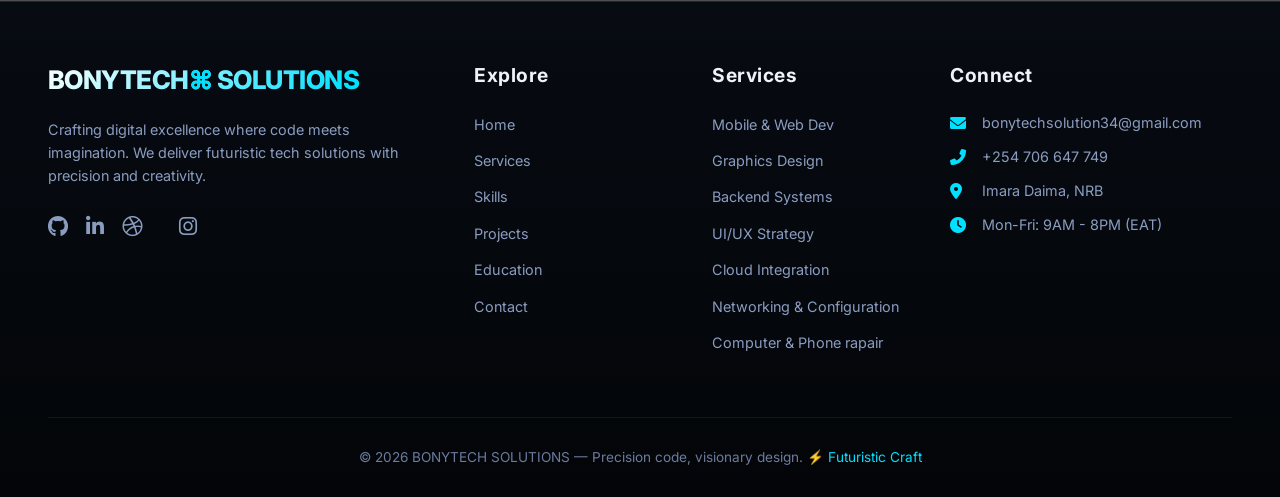
<file: services.html>
<!-- services.html - Services page with enhanced footer -->
<!DOCTYPE html>
<html lang="en">
<head>
  <meta charset="UTF-8">
  <meta name="viewport" content="width=device-width, initial-scale=1.0">
  <title>BONYTECH SOLUTIONS | Services</title>
  <link href="https://fonts.googleapis.com/css2?family=Inter:opsz,wght@14..32,300;400;500;600;700;800;900&display=swap" rel="stylesheet">
  <link rel="stylesheet" href="https://cdnjs.cloudflare.com/ajax/libs/font-awesome/6.0.0-beta3/css/all.min.css">
  <link rel="stylesheet" href="assets/style.css">
</head>
<body>
<nav>
  <div class="container">
    <div class="logo">
      BONYTECH <span>SOLUTIONS</span>
    </div>
    
    <div class="nav-links">
     <a href="index.html" class="active">HOME</a>
      <a href="services.html">SERVICES</a>
      <a href="skills.html">SKILLS</a>
      <a href="projects.html">PROJECTS</a>
      <a href="education.html">EDUCATION</a>
      <a href="contact.html">CONTACT</a>
    </div>
  </div>
</nav>

  <main>
    <section id="services-page">
      <div class="container">
        <h2 class="section-title">Premium Services</h2>
        <div class="services-grid">
          <div class="service-card">
            <div class="service-icon"><i class="fas fa-mobile-alt"></i></div>
            <h3>Mobile & Web Dev</h3>
            <p>Kotlin, Jetpack Compose, React, Node — lightning-fast cross-platform experiences with pixel-perfect UI.</p>
          </div>
          <div class="service-card">
            <div class="service-icon"><i class="fas fa-palette"></i></div>
            <h3>Graphic Design</h3>
            <p>Strategic branding, visual storytelling & high-res graphic design that resonates in elite markets.</p>
          </div>
          <div class="service-card">
            <div class="service-icon"><i class="fas fa-code-branch"></i></div>
            <h3>Backend Systems</h3>
            <p>PHP/MySQL, scalable architecture, secure API — robust foundation for exponential growth.</p>
          </div>
          <div class="service-card">
            <div class="service-icon"><i class="fas fa-cubes"></i></div>
            <h3>UI/UX Strategy</h3>
            <p>Futuristic design systems, interactive prototypes and user-first approach.</p>
          </div>
          <div class="service-card">
            <div class="service-icon"><i class="fas fa-cloud"></i></div>
            <h3>Cloud Integration</h3>
            <p> Connect. Simplify. Transform.
Bringing your clouds together, seamlessly,AWS, Azure, serverless architectures for global scalability.</p>
          </div>
          <div class="service-card">
         <div class="service-icon"><i class="fas fa-network-wired"></i></div>
            <h3>Networking and Configuration </h3>
            <p>Seamless Connections, Superior Performance,
          Smart Networks for Smart Businesses.</p>
          </div>
            <div class="service-card">
            <div class="service-icon"><i class="fas fa-video"></i></div>
            <h3>Cctv and Maintenance</h3>
            <p>Always Watching, Always Working: Ensuring your system never misses a moment.</p>
          </div>
       <div class="service-card">
      <div class="service-icon"> <i class="fas fa-tools"></i></div>
         <h3> Computer & Phone Repair </h3>
            <p>We Fix Computers Faster Than You Can Say 'Blue Screen'
Putting the Byte Back Into Your Bytes.</p>
          </div>
        </div>
      </div>
    </section>
  </main>

  <!-- Enhanced Footer -->
  <footer>
    <div class="container">
      <div class="footer-grid">
        <div class="footer-brand">
          <div class="footer-logo">BONYTECH<span style="color:#00E0FF;">⌘</span> SOLUTIONS</div>
          <p>Crafting digital excellence where code meets imagination. We deliver futuristic tech solutions with precision and creativity.</p>
          <div class="footer-social">
            <a href="#"><i class="fab fa-github"></i></a>
            <a href="#"><i class="fab fa-linkedin-in"></i></a>
            <a href="#"><i class="fab fa-dribbble"></i></a>
            <a href="#"><i class="fab fa-x-twitter"></i></a>
            <a href="#"><i class="fab fa-instagram"></i></a>
          </div>
        </div>
        <div class="footer-links">
          <h4>Explore</h4>
          <ul>
            <li><a href="index.html">Home</a></li>
            <li><a href="services.html">Services</a></li>
            <li><a href="skills.html">Skills</a></li>
            <li><a href="projects.html">Projects</a></li>
            <li><a href="education.html">Education</a></li>
            <li><a href="contact.html">Contact</a></li>
          </ul>
        </div>
        <div class="footer-links">
          <h4>Services</h4>
              <ul>
            <li><a href="services.html">Mobile & Web Dev</a></li>
            <li><a href="services.html">Graphics Design</a></li>
            <li><a href="services.html">Backend Systems</a></li>
            <li><a href="services.html">UI/UX Strategy</a></li>
            <li><a href="services.html">Cloud Integration</a></li>
            <li><a href="services.html">Networking & Configuration</a></li>
            <li><a href="services.html">Computer & Phone rapair</a></li>
          </ul>
        </div>
        <div class="footer-contact">
          <h4>Connect</h4>
          <ul>
            <li><i class="fas fa-envelope"></i> <a href="mailto:studio@bonytech.solutions">bonytechsolution34@gmail.com</a></li>
            <li><i class="fas fa-phone-alt"></i> <a href="tel:+18007645239">+254 706 647 749</a></li>
            <li><i class="fas fa-map-marker-alt"></i>Imara Daima, NRB</li>
            <li><i class="fas fa-clock"></i> Mon-Fri: 9AM - 8PM (EAT)</li>
          </ul>
        </div>
      </div>
      <div class="footer-bottom">
        <p>© 2026 BONYTECH SOLUTIONS — Precision code, visionary design. <span style="color:#00E0FF;">⚡ Futuristic Craft</span></p>
      </div>
    </div>
  </footer>

  <script src="assets/script.js"></script>
</body>
</html>
</file>
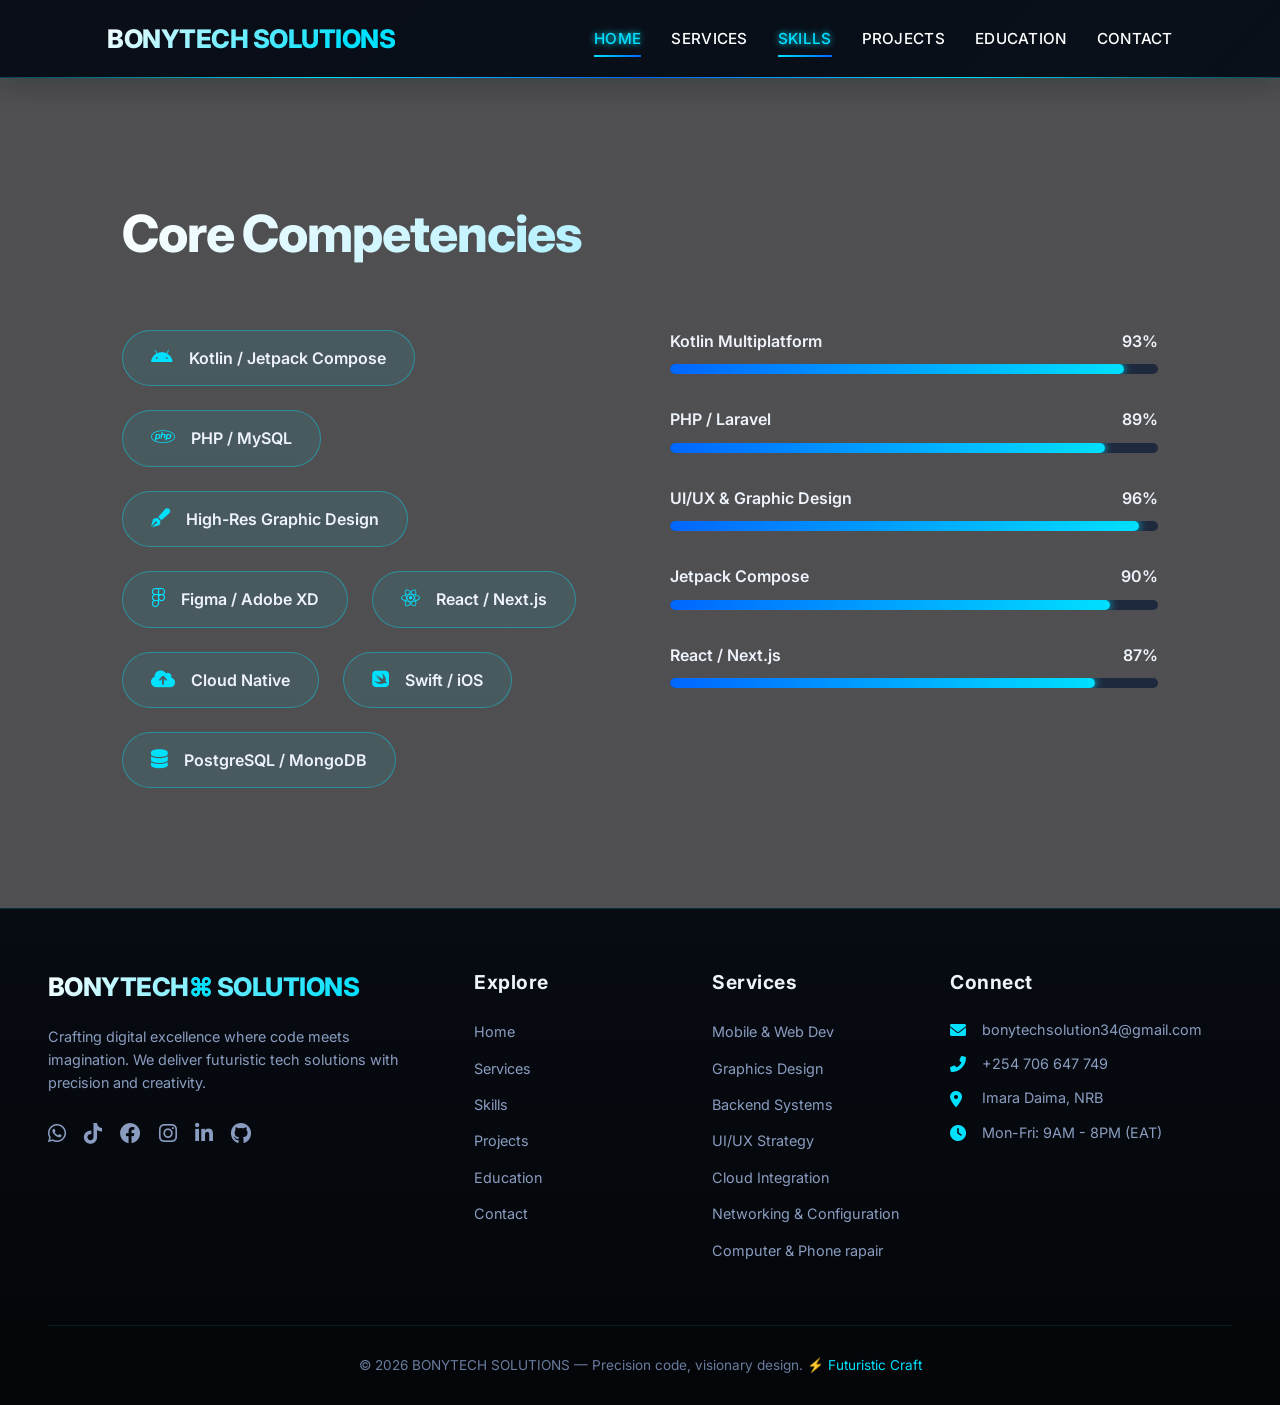
<file: skills.html>
<!-- skills.html - Skills page with enhanced footer -->
<!DOCTYPE html>
<html lang="en">
<head>
  <meta charset="UTF-8">
  <meta name="viewport" content="width=device-width, initial-scale=1.0">
  <title>BONYTECH SOLUTIONS | Skills</title>
  <link href="https://fonts.googleapis.com/css2?family=Inter:opsz,wght@14..32,300;400;500;600;700;800;900&display=swap" rel="stylesheet">
  <link rel="stylesheet" href="https://cdnjs.cloudflare.com/ajax/libs/font-awesome/6.0.0-beta3/css/all.min.css">
  <link rel="stylesheet" href="assets/style.css">
</head>
<body>
<nav>
  <div class="container">
    <div class="logo">
      BONYTECH <span>SOLUTIONS</span>
    </div>
    
    <div class="nav-links">
      <a href="index.html" class="active">HOME</a>
      <a href="services.html">SERVICES</a>
      <a href="skills.html">SKILLS</a>
      <a href="projects.html">PROJECTS</a>
      <a href="education.html">EDUCATION</a>
      <a href="contact.html">CONTACT</a>
    </div>
  </div>
</nav>

  <main>
    <section id="skills-page">
      <div class="container">
        <h2 class="section-title">Core Competencies</h2>
        <div class="skills-wrapper">
          <div class="skills-badges">
            <div class="tech-badge"><i class="fab fa-android"></i> Kotlin / Jetpack Compose</div>
            <div class="tech-badge"><i class="fab fa-php"></i> PHP / MySQL</div>
            <div class="tech-badge"><i class="fas fa-pen-fancy"></i> High-Res Graphic Design</div>
            <div class="tech-badge"><i class="fab fa-figma"></i> Figma / Adobe XD</div>
            <div class="tech-badge"><i class="fab fa-react"></i> React / Next.js</div>
            <div class="tech-badge"><i class="fas fa-cloud-upload-alt"></i> Cloud Native</div>
            <div class="tech-badge"><i class="fab fa-swift"></i> Swift / iOS</div>
            <div class="tech-badge"><i class="fas fa-database"></i> PostgreSQL / MongoDB</div>
          </div>
          <div class="progress-skills">
            <div class="skill-item">
              <div class="skill-info"><span>Kotlin Multiplatform</span><span>93%</span></div>
              <div class="progress-bar-bg"><div class="progress-fill" data-width="93"></div></div>
            </div>
            <div class="skill-item">
              <div class="skill-info"><span>PHP / Laravel</span><span>89%</span></div>
              <div class="progress-bar-bg"><div class="progress-fill" data-width="89"></div></div>
            </div>
            <div class="skill-item">
              <div class="skill-info"><span>UI/UX & Graphic Design</span><span>96%</span></div>
              <div class="progress-bar-bg"><div class="progress-fill" data-width="96"></div></div>
            </div>
            <div class="skill-item">
              <div class="skill-info"><span>Jetpack Compose</span><span>90%</span></div>
              <div class="progress-bar-bg"><div class="progress-fill" data-width="90"></div></div>
            </div>
            <div class="skill-item">
              <div class="skill-info"><span>React / Next.js</span><span>87%</span></div>
              <div class="progress-bar-bg"><div class="progress-fill" data-width="87"></div></div>
            </div>
          </div>
        </div>
      </div>
    </section>
  </main>

  <!-- Enhanced Footer -->
  <footer>
    <div class="container">
      <div class="footer-grid">
        <div class="footer-brand">
          <div class="footer-logo">BONYTECH<span style="color:#00E0FF;">⌘</span> SOLUTIONS</div>
          <p>Crafting digital excellence where code meets imagination. We deliver futuristic tech solutions with precision and creativity.</p>
          <div class="footer-social">
               <a href="#"><i class="fab fa-whatsapp"></i></a>
       <a href="#"><i class="fab fa-tiktok"></i></a>

            <a href="#"><i class="fab fa-facebook"></i></a>
         
<a href="#"><i class="fab fa-instagram"></i></a>
            <a href="#"><i class="fab fa-linkedin-in"></i></a>
            <a href="#"><i class="fab fa-github"></i></a>
          </div>
        </div>
        <div class="footer-links">
          <h4>Explore</h4>
          <ul>
            <li><a href="index.html">Home</a></li>
            <li><a href="services.html">Services</a></li>
            <li><a href="skills.html">Skills</a></li>
            <li><a href="projects.html">Projects</a></li>
            <li><a href="education.html">Education</a></li>
            <li><a href="contact.html">Contact</a></li>
          </ul>
        </div>
        <div class="footer-links">
          <h4>Services</h4>
            <ul>
            <li><a href="services.html">Mobile & Web Dev</a></li>
            <li><a href="services.html">Graphics Design</a></li>
            <li><a href="services.html">Backend Systems</a></li>
            <li><a href="services.html">UI/UX Strategy</a></li>
            <li><a href="services.html">Cloud Integration</a></li>
            <li><a href="services.html">Networking & Configuration</a></li>
            <li><a href="services.html">Computer & Phone rapair</a></li>
          </ul>
        </div>
        <div class="footer-contact">
          <h4>Connect</h4>
        <ul>
            <li><i class="fas fa-envelope"></i> <a href="mailto:studio@bonytech.solutions">bonytechsolution34@gmail.com</a></li>
            <li><i class="fas fa-phone-alt"></i> <a href="tel:+18007645239">+254 706 647 749</a></li>
            <li><i class="fas fa-map-marker-alt"></i> Imara Daima, NRB</li>
            <li><i class="fas fa-clock"></i> Mon-Fri: 9AM - 8PM (EAT)</li>
          </ul>
        </div>
      </div>
      <div class="footer-bottom">
        <p>© 2026 BONYTECH SOLUTIONS — Precision code, visionary design. <span style="color:#00E0FF;">⚡ Futuristic Craft</span></p>
      </div>
    </div>
  </footer>

  <script src="assets/script.js"></script>
</body>
</html>
</file>
<file: assets/style.css>
/* assets/style.css - Full page layout with proper screen fitting */

/* Reset and base styles */
* {
  margin: 0;
  padding: 0;
  box-sizing: border-box;
}

body {background: linear-gradient(135deg, rgba(70, 70, 72, 0.95) 100%, rgba(236, 151, 151, 0.98) 0%);
  font-family: 'Inter', sans-serif;
  color: #EDF2FB;
  line-height: 1.4;
  overflow-x: hidden;
  min-height: 100vh;
  display: flex;
  flex-direction: column;
 
}
}

main {
  flex: 1;
}

/* Custom scrollbar */
::-webkit-scrollbar {
  width: 5px;
}
::-webkit-scrollbar-track {
  background: #0A0C14;
}
::-webkit-scrollbar-thumb {
  background: #00E0FF;
  border-radius: 20px;
}

/* 1. RESET BODY MARGINS (Crucial step) */


/* 2. UPDATE YOUR NAV STYLES */
/* THE NAVBAR WRAPPER (Stretches across the screen) */
nav {
  width: 100%;
  position: sticky;
  top: 0;
  left: 0;
  z-index: 100;
  display: flex;
  justify-content: center; 
  padding: 20px 48px;
  background: linear-gradient(135deg, rgba(5, 10, 20, 0.95) 0%, rgba(8, 15, 25, 0.98) 100%);
  backdrop-filter: blur(10px);
  border-bottom: 1px solid rgba(0, 224, 255, 0.25);
  box-shadow: 0 4px 30px rgba(0, 0, 0, 0.3), 0 0 15px rgba(0, 224, 255, 0.1);
}

/* THE INNER CONTAINER (Pushes logo left and links right) */
nav .container {
  width: 90%;          /* Uses 90% of the screen width on laptops */
  max-width: 1300px;    /* Prevents it from spreading too far on giant monitors */
  display: flex;
  justify-content: space-between; /* Pushes Logo to left, Links to right */
  align-items: center;
}

/* TARGET THE LINKS GROUP */
nav .nav-links {
  display: flex;
  gap: 30px; /* This creates the breathing room/margins BETWEEN your text links */
}

/* TARGET THE INDIVIDUAL LINKS */
nav .nav-links a {
  text-decoration: none;
  color: #ffffff;
  font-weight: 500;
  transition: color 0.3s ease;
}

/* --- MOBILE RESPONSIVENESS (Phones) --- */
@media (max-width: 768px) {
  nav .container {
    width: 95%; /* Use more screen real estate on small phone screens */
  }
  
  nav .nav-links {
    gap: 15px; /* Shrink the space between links so they don't overflow on phones */
  }
  
  /* Optional: If the links still crowd the logo on very small phones, 
     uncomment the lines below to shrink the font size slightly */
  /* nav .nav-links a { font-size: 14px; } */
}
nav::after {
  content: '';
  position: absolute;
  bottom: -1px;
  left: 0;
  right: 0;
  height: 1px;
  background: linear-gradient(90deg, transparent, #00E0FF, #0066FF, #00E0FF, transparent);
}

.logo {
  font-size: 1.6rem;
  font-weight: 800;
  letter-spacing: -0.02em;
  background: linear-gradient(135deg, #FFFFFF 0%, #00E0FF 80%);
  -webkit-background-clip: text;
  background-clip: text;
  color: transparent;
  white-space: nowrap;
}

.nav-links {
  display: flex;
  gap: 32px;
  list-style: none;
  flex-wrap: wrap;
  justify-content: flex-end;
}

.nav-links a {
  text-decoration: none;
  color: #CFE4FF;
  font-weight: 500;
  font-size: 0.95rem;
  transition: 0.25s;
  letter-spacing: 0.3px;
  white-space: nowrap;
  padding: 8px 0;
  position: relative;
}

.nav-links a::after {
  content: '';
  position: absolute;
  bottom: 0;
  left: 0;
  width: 0;
  height: 2px;
  background: linear-gradient(90deg, #00E0FF, #0066FF);
  transition: width 0.3s ease;
}

.nav-links a:hover::after,
.nav-links a.active::after {
  width: 100%;
}

.nav-links a:hover, .nav-links a.active {
  color: #00E0FF;
  text-shadow: 0 0 6px #00E0FF;
}

/* Main content sections - consistent width with footer */
section {
  padding: 80px 0;
  width: 100%;
}

.section-title {
  font-size: 3.2rem;
  font-weight: 800;
  letter-spacing: -0.02em;
  margin-bottom: 60px;
  background: linear-gradient(135deg, #FFFFFF, #B0F0FF);
  -webkit-background-clip: text;
  background-clip: text;
  color: transparent;
  display: inline-block;
}

/* Footer - full width with proper padding */
footer {
  background: linear-gradient(180deg, #070B12 0%, #030508 100%);
  border-top: 1px solid rgba(0, 224, 255, 0.2);
  margin-top: auto;
  padding: 60px 0 30px;
  width: 100%;
}

footer .container {
  max-width: 1440px;
  margin: 0 auto;
  padding: 0 48px;
}

.footer-grid {
  display: grid;
  grid-template-columns: 2fr 1fr 1fr 1.5fr;
  gap: 50px;
  margin-bottom: 50px;
}

.footer-logo {
  font-size: 1.6rem;
  font-weight: 800;
  letter-spacing: -0.02em;
  background: linear-gradient(135deg, #FFFFFF 0%, #00E0FF 80%);
  -webkit-background-clip: text;
  background-clip: text;
  color: transparent;
  margin-bottom: 20px;
}

.footer-brand p {
  color: #8A9DC0;
  line-height: 1.6;
  margin-bottom: 25px;
  font-size: 0.9rem;
}

.footer-social {
  display: flex;
  gap: 18px;
}

.footer-social a {
  color: #8A9DC0;
  font-size: 1.3rem;
  transition: 0.25s;
  display: inline-block;
}

.footer-social a:hover {
  color: #00E0FF;
  transform: translateY(-3px);
  text-shadow: 0 0 10px #00E0FF;
}

.footer-links h4, .footer-contact h4 {
  color: #EDF2FB;
  font-size: 1.2rem;
  font-weight: 700;
  margin-bottom: 24px;
  letter-spacing: 0.5px;
}

.footer-links ul, .footer-contact ul {
  list-style: none;
}

.footer-links li, .footer-contact li {
  margin-bottom: 14px;
}

.footer-links a {
  text-decoration: none;
  color: #8A9DC0;
  transition: 0.2s;
  font-size: 0.9rem;
}

.footer-links a:hover {
  color: #00E0FF;
  padding-left: 5px;
}

.footer-contact li {
  color: #8A9DC0;
  font-size: 0.9rem;
  display: flex;
  align-items: center;
  gap: 12px;
}

.footer-contact li i {
  color: #00E0FF;
  width: 20px;
  font-size: 1rem;
}

.footer-contact a {
  text-decoration: none;
  color: #8A9DC0;
  transition: 0.2s;
}

.footer-contact a:hover {
  color: #00E0FF;
}

.footer-bottom {
  text-align: center;
  padding-top: 30px;
  border-top: 1px solid rgba(0, 224, 255, 0.1);
}

.footer-bottom p {
  color: #6A7C9E;
  font-size: 0.85rem;
}

/* Hero section */
.hero {
  display: flex;
  align-items: center;
  justify-content: space-between;
  gap: 50px;
  flex-wrap: wrap;
}

.hero-content {
  flex: 1.2;
}

.hero-badge {
  color: #00E0FF;
  text-transform: uppercase;
  letter-spacing: 4px;
  font-weight: 600;
  font-size: 0.8rem;
  margin-bottom: 24px;
}

.hero-content h1 {
  font-size: 5rem;
  font-weight: 800;
  line-height: 1.08;
  margin-bottom: 28px;
  letter-spacing: -0.02em;
}

.hero-content p {
  font-size: 1.2rem;
  color: #BAC8E5;
  max-width: 90%;
  margin-bottom: 44px;
  line-height: 1.5;
}

.hero-buttons {
  display: flex;
  gap: 24px;
  flex-wrap: wrap;
}

.hero-visual {
  flex: 0.9;
  display: flex;
  justify-content: center;
  align-items: center;
}

/* Buttons */
.btn-primary, .btn-outline {
  display: inline-block;
  padding: 14px 34px;
  border-radius: 44px;
  font-weight: 700;
  font-size: 0.95rem;
  text-decoration: none;
  transition: all 0.3s cubic-bezier(0.2, 0.9, 0.4, 1.1);
  cursor: pointer;
  border: none;
  font-family: 'Inter', sans-serif;
  letter-spacing: 0.3px;
}

.btn-primary {
  background: linear-gradient(95deg, #0066FF, #00E0FF);
  color: #0A0F1A;
  box-shadow: 0 8px 20px rgba(0, 102, 255, 0.35);
}

.btn-primary:hover {
  transform: translateY(-3px);
  box-shadow: 0 18px 30px rgba(0, 224, 255, 0.45);
  background: linear-gradient(95deg, #0080FF, #20F0FF);
}

.btn-outline {
  background: transparent;
  border: 1.5px solid #00E0FF;
  color: #00E0FF;
  box-shadow: 0 0 6px rgba(0,224,255,0.3);
}

.btn-outline:hover {
  background: rgba(0, 224, 255, 0.08);
  transform: translateY(-2px);
  box-shadow: 0 0 14px #00E0FF;
}

/* Visual stack for image above orb */
.visual-stack {
  position: relative;
  width: 360px;
  height: 360px;
  display: flex;
  justify-content: center;
  align-items: center;
}

.glowing-orb {
  position: absolute;
  width: 360px;
  height: 360px;
  background: radial-gradient(circle at 35% 35%, rgba(0,224,255,0.7), rgba(0,102,255,0.2), #020617);
  border-radius: 50%;
  animation: pulseGlow 4s infinite alternate ease-in-out;
  backdrop-filter: blur(6px);
  z-index: 1;
}

.image-overlay {
  position: relative;
  width: 280px;
  height: 280px;
  border-radius: 50%;
  overflow: hidden;
  z-index: 2;
  box-shadow: 0 0 30px rgba(0,0,0,0.5);
  transition: all 0.3s ease;
  cursor: pointer;
}

.image-overlay:hover {
  transform: scale(1.02);
  box-shadow: 0 0 40px rgba(0,224,255,0.4);
}

.hero-image {
  width: 100%;
  height: 100%;
  object-fit: cover;
  object-position: center;
  display: block;
}

.image-overlay::before {
  content: '';
  position: absolute;
  top: -4px;
  left: -4px;
  right: -4px;
  bottom: -4px;
  background: linear-gradient(135deg, #00E0FF, #0066FF);
  border-radius: 50%;
  z-index: -1;
  opacity: 0.5;
  filter: blur(8px);
  transition: opacity 0.3s ease;
}

.image-overlay:hover::before {
  opacity: 0.8;
}

@keyframes pulseGlow {
  0% { transform: scale(0.98); opacity: 0.8; box-shadow: 0 0 60px rgba(0,224,255,0.5), 0 0 100px rgba(0,102,255,0.3); }
  100% { transform: scale(1.04); opacity: 1; box-shadow: 0 0 110px rgba(0,224,255,0.8), 0 0 160px rgba(0,102,255,0.5); }
}

/* Services Grid */
.services-grid {
  display: grid;
  grid-template-columns: repeat(auto-fit, minmax(300px, 1fr));
  gap: 40px;
}

.service-card {
  background: rgba(10, 14, 23, 0.7);
  backdrop-filter: blur(2px);
  border-radius: 36px;
  padding: 40px 32px;
  border: 1px solid rgba(0, 224, 255, 0.18);
  transition: all 0.35s cubic-bezier(0.2, 0.9, 0.4, 1.1);
}

.service-card:hover {
  border-color: #00E0FF;
  box-shadow: 0 25px 40px -12px rgba(0,224,255,0.25), 0 0 0 1px rgba(0,224,255,0.4);
  transform: translateY(-8px);
}

.service-icon {
  font-size: 3rem;
  color: #00E0FF;
  margin-bottom: 32px;
}

.service-card h3 {
  font-size: 1.8rem;
  font-weight: 700;
  margin-bottom: 18px;
}

.service-card p {
  color: #B2C9F0;
  line-height: 1.5;
}

/* Skills */
.skills-wrapper {
  display: flex;
  flex-wrap: wrap;
  gap: 60px;
  justify-content: space-between;
}

.skills-badges {
  flex: 1;
  display: flex;
  flex-wrap: wrap;
  gap: 24px;
  align-content: flex-start;
}

.tech-badge {
  background: rgba(0, 224, 255, 0.08);
  border: 1px solid rgba(0, 224, 255, 0.4);
  backdrop-filter: blur(4px);
  padding: 16px 28px;
  border-radius: 80px;
  font-weight: 600;
  font-size: 1rem;
  transition: 0.25s;
}

.tech-badge i {
  margin-right: 12px;
  color: #00E0FF;
  font-size: 1.2rem;
}

.tech-badge:hover {
  background: rgba(0,224,255,0.2);
  border-color: #00E0FF;
  transform: scale(1.03);
  box-shadow: 0 0 15px rgba(0,224,255,0.5);
}

.progress-skills {
  flex: 1;
}

.skill-item {
  margin-bottom: 34px;
}

.skill-info {
  display: flex;
  justify-content: space-between;
  margin-bottom: 12px;
  font-weight: 600;
}

.progress-bar-bg {
  background: #1F293D;
  border-radius: 40px;
  height: 10px;
  overflow: hidden;
}

.progress-fill {
  width: 0%;
  height: 100%;
  background: linear-gradient(90deg, #0066FF, #00E0FF);
  border-radius: 40px;
  transition: width 1.1s cubic-bezier(0.22, 0.97, 0.36, 1);
  box-shadow: 0 0 8px #00E0FF;
}

/* Projects */
.projects-grid {
  display: grid;
  grid-template-columns: repeat(auto-fit, minmax(350px, 1fr));
  gap: 42px;
}

.project-card {
  border-radius: 32px;
  background: #0B0F17;
  overflow: hidden;
  transition: all 0.4s;
  border: 1px solid rgba(0,224,255,0.12);
}

.project-card:hover {
  transform: translateY(-12px);
  border-color: #00E0FF;
  box-shadow: 0 30px 45px -18px rgba(0,224,255,0.35);
}

.project-img {
  height: 280px;
  background-size: cover;
  background-position: center;
  transition: transform 0.5s ease;
}

.project-card:hover .project-img {
  transform: scale(1.03);
}

.project-info {
  padding: 30px 28px 34px;
}

.project-info h3 {
  font-size: 1.7rem;
  font-weight: 700;
  margin-bottom: 12px;
}

.project-info p {
  color: #9AAEC9;
}

/* Education Timeline */
.timeline {
  position: relative;
  max-width: 960px;
  margin: 0 auto;
}

.timeline-item {
  display: flex;
  gap: 30px;
  margin-bottom: 56px;
  position: relative;
}

.timeline-year {
  min-width: 130px;
  font-weight: 800;
  font-size: 1.6rem;
  color: #00E0FF;
  letter-spacing: -0.3px;
}

.timeline-dot {
  width: 12px;
  height: 12px;
  background: #00E0FF;
  border-radius: 50%;
  margin-top: 12px;
  box-shadow: 0 0 14px cyan;
}

.timeline-content h4 {
  font-size: 1.55rem;
  font-weight: 700;
  margin-bottom: 12px;
}

.timeline-content p {
  color: #BECDEB;
}

/* Contact */
.contact-flex {
  display: flex;
  gap: 70px;
  flex-wrap: wrap;
}

.contact-form {
  flex: 1.2;
}

.input-group {
  margin-bottom: 32px;
}

.input-group input, .input-group textarea {
  width: 100%;
  background: #0F131E;
  border: 1.5px solid #2A334A;
  border-radius: 32px;
  padding: 18px 26px;
  font-family: 'Inter', sans-serif;
  font-size: 1rem;
  color: white;
  transition: 0.2s;
}

.input-group input:focus, .input-group textarea:focus {
  outline: none;
  border-color: #00E0FF;
  box-shadow: 0 0 18px rgba(0,224,255,0.5);
}

.contact-info {
  flex: 0.8;
  padding-top: 18px;
}

.contact-info h3 {
  font-size: 2rem;
  margin-bottom: 28px;
}

.contact-detail {
  display: flex;
  align-items: center;
  gap: 20px;
  margin-bottom: 28px;
  font-size: 1.05rem;
}

.contact-detail i {
  font-size: 1.7rem;
  color: #00E0FF;
  width: 40px;
}

/* Social links in contact info */
.social-links a {
  color: #B0C8FF;
  margin: 0 12px;
  font-size: 1.4rem;
  transition: 0.2s;
  display: inline-block;
}

.social-links a:hover {
  color: #00E0FF;
  transform: translateY(-3px);
  text-shadow: 0 0 12px cyan;
}

/* Responsive adjustments */
@media (max-width: 1024px) {
  .container, footer .container {
    padding: 0 32px;
  }
  
  nav {
    padding: 16px 32px;
  }
  
  .hero-content h1 { font-size: 3.6rem; }
  .section-title { font-size: 2.6rem; }
  .visual-stack { width: 280px; height: 280px; }
  .glowing-orb { width: 280px; height: 280px; }
  .image-overlay { width: 210px; height: 210px; }
  .footer-grid { gap: 30px; }
  
  .logo { font-size: 1.4rem; }
  .nav-links { gap: 24px; }
  .nav-links a { font-size: 0.9rem; }
}

@media (max-width: 768px) {
  .container, footer .container {
    padding: 0 24px;
  }
  
  nav {
    flex-direction: column;
    align-items: center;
    text-align: center;
    gap: 16px;
    padding: 16px 24px;
  }
  
  .hero {
    flex-direction: column;
    text-align: center;
  }
  
  .hero-content p {
    max-width: 100%;
  }
  
  .hero-buttons {
    justify-content: center;
  }
  
  .timeline-item {
    flex-direction: column;
    gap: 8px;
  }
  
  .skills-wrapper {
    flex-direction: column;
  }
  
  .footer-grid {
    grid-template-columns: 1fr;
    text-align: center;
  }
  
  .footer-social {
    justify-content: center;
  }
  
  .footer-contact li {
    justify-content: center;
  }
  
  .visual-stack {
    width: 240px;
    height: 240px;
  }
  
  .glowing-orb {
    width: 240px;
    height: 240px;
  }
  
  .image-overlay {
    width: 180px;
    height: 180px;
  }
  
  .logo {
    white-space: normal;
    text-align: center;
  }
  
  .nav-links {
    justify-content: center;
    gap: 20px;
  }
  
  .nav-links a {
    font-size: 0.85rem;
  }
}

@media (max-width: 480px) {
  .container, footer .container {
    padding: 0 16px;
  }
  
  nav {
    padding: 12px 16px;
  }
  
  .hero-content h1 {
    font-size: 2.5rem;
  }
  
  .section-title {
    font-size: 2rem;
  }
  
  .btn-primary, .btn-outline {
    padding: 10px 24px;
    font-size: 0.85rem;
  }
  
  .nav-links {
    gap: 14px;
  }
  
  .nav-links a {
    font-size: 0.75rem;
  }
}

    /* Hero visual with image above glowing orb */
    .hero-visual {
      flex: 0.9;
      display: flex;
      justify-content: center;
      align-items: center;
      position: relative;
    }
    
    .visual-stack {
      position: relative;
      width: 360px;
      height: 360px;
      display: flex;
      justify-content: center;
      align-items: center;
    }
    
    /* Glowing orb in background */
    .glowing-orb {
      position: absolute;
      width: 360px;
      height: 360px;
      background: radial-gradient(circle at 35% 35%, rgba(0,224,255,0.7), rgba(0,102,255,0.2), #020617);
      border-radius: 50%;
      animation: pulseGlow 4s infinite alternate ease-in-out;
      backdrop-filter: blur(6px);
      z-index: 1;
    }
    
    /* Image container - sits ABOVE the orb */
    
    .image-overlay {
      
      position: relative;
      width: 320px;
      height: 320px;
      border-radius: 50%;
      overflow: hidden;
      z-index: 2;
      box-shadow: 0 0 30px rgba(250, 249, 249, 0.5);
      transition: all 0.3s ease;
      cursor: pointer;
    }
    
    .image-overlay:hover {
      transform: scale(1.02);
      box-shadow: 0 0 40px rgb(229, 235, 235);
    }
    
    .hero-image {
      width: 100%;
      height: 100%;
      object-fit: cover;
      object-position: center;
      display: block;
    }
    
    /* Subtle ring between orb and image */
    .image-overlay::before {
      content: '';
      position: absolute;
      top: -4px;
      left: -4px;
      right: -4px;
      bottom: -4px;
      background: linear-gradient(135deg, #00E0FF, #d9ff00);
      border-radius: 50%;
      z-index: -1;
      opacity: 0.5;
      filter: blur(8px);
      transition: opacity 0.3s ease;
    }
    
    .image-overlay:hover::before {
      opacity: 0.8;
    }
    
    @keyframes pulseGlow {
      0% { transform: scale(0.98); opacity: 0.8; box-shadow: 0 0 60px rgba(0,224,255,0.5), 0 0 100px rgba(0,102,255,0.3); }
      100% { transform: scale(1.04); opacity: 1; box-shadow: 0 0 110px rgba(0,224,255,0.8), 0 0 160px rgba(0,102,255,0.5); }
    }
    
    /* Responsive adjustments */
    @media (max-width: 1100px) {
      .visual-stack { width: 280px; height: 280px; }
      .glowing-orb { width: 280px; height: 280px; }
      .image-overlay { width: 210px; height: 210px; }
    }
    
    @media (max-width: 780px) {
      .visual-stack { width: 240px; height: 240px; }
      .glowing-orb { width: 240px; height: 240px; }
      .image-overlay { width: 180px; height: 180px; }
    }
/* --- GLOBAL BODY SECTION FIX --- */

/* 1. Target the main content area of your pages */
main, 
section, 
.main-content {
  width: 90%;          /* Forces a natural 5% margin space on the left and right */
  max-width: 1300px;   /* Matches the clean horizontal boundaries of your navbar */
  margin: 0 auto;      /* Perfectly centers the content on laptop and desktop screens */
  padding: 60px 0;     /* Adds uniform spacing below your sticky navbar and above your footer */
  box-sizing: border-box;
}

/* 2. Fix the layout grid for your home/hero pages globally */
.hero-section, 
.home-section {
  display: flex;
  justify-content: space-between;
  align-items: center;
  gap: 50px;           /* Ensures a clean, safe gap between text elements and images */
}

/* --- MOBILE & TABLET ADJUSTMENTS --- */
@media (max-width: 992px) {
  main, 
  section, 
  .main-content {
    width: 92%;        /* Gives a little extra room for text on smaller screens */
    padding: 40px 0;   /* Adjusts vertical spacing smoothly for mobile devices */
  }
  
  /* Automatically stacks side-by-side elements vertically on phones */
  .hero-section, 
  .home-section {
    flex-direction: column-reverse; 
    text-align: center;
    gap: 35px;
  }
}
/* --- GLOBAL BODY SECTION FIX --- */

/* 1. Target the main content area of your pages */
main, 
section, 
.main-content {
  width: 90%;          /* Forces a natural 5% margin space on the left and right */
  max-width: 1300px;   /* Matches the clean horizontal boundaries of your navbar */
  margin: 0 auto;      /* Perfectly centers the content on laptop and desktop screens */
  padding: 60px 0;     /* Adds uniform spacing below your sticky navbar and above your footer */
  box-sizing: border-box;
}

/* 2. Fix the layout grid for your home/hero pages globally */
.hero-section, 
.home-section {
  display: flex;
  justify-content: space-between;
  align-items: center;
  gap: 50px;           /* Ensures a clean, safe gap between text elements and images */
}

/* --- MOBILE & TABLET ADJUSTMENTS --- */
@media (max-width: 992px) {
  main, 
  section, 
  .main-content {
    width: 92%;        /* Gives a little extra room for text on smaller screens */
    padding: 40px 0;   /* Adjusts vertical spacing smoothly for mobile devices */
  }
  
  /* Automatically stacks side-by-side elements vertically on phones */
  .hero-section, 
  .home-section {
    flex-direction: column-reverse; 
    text-align: center;
    gap: 35px;
  }
}
</file>
